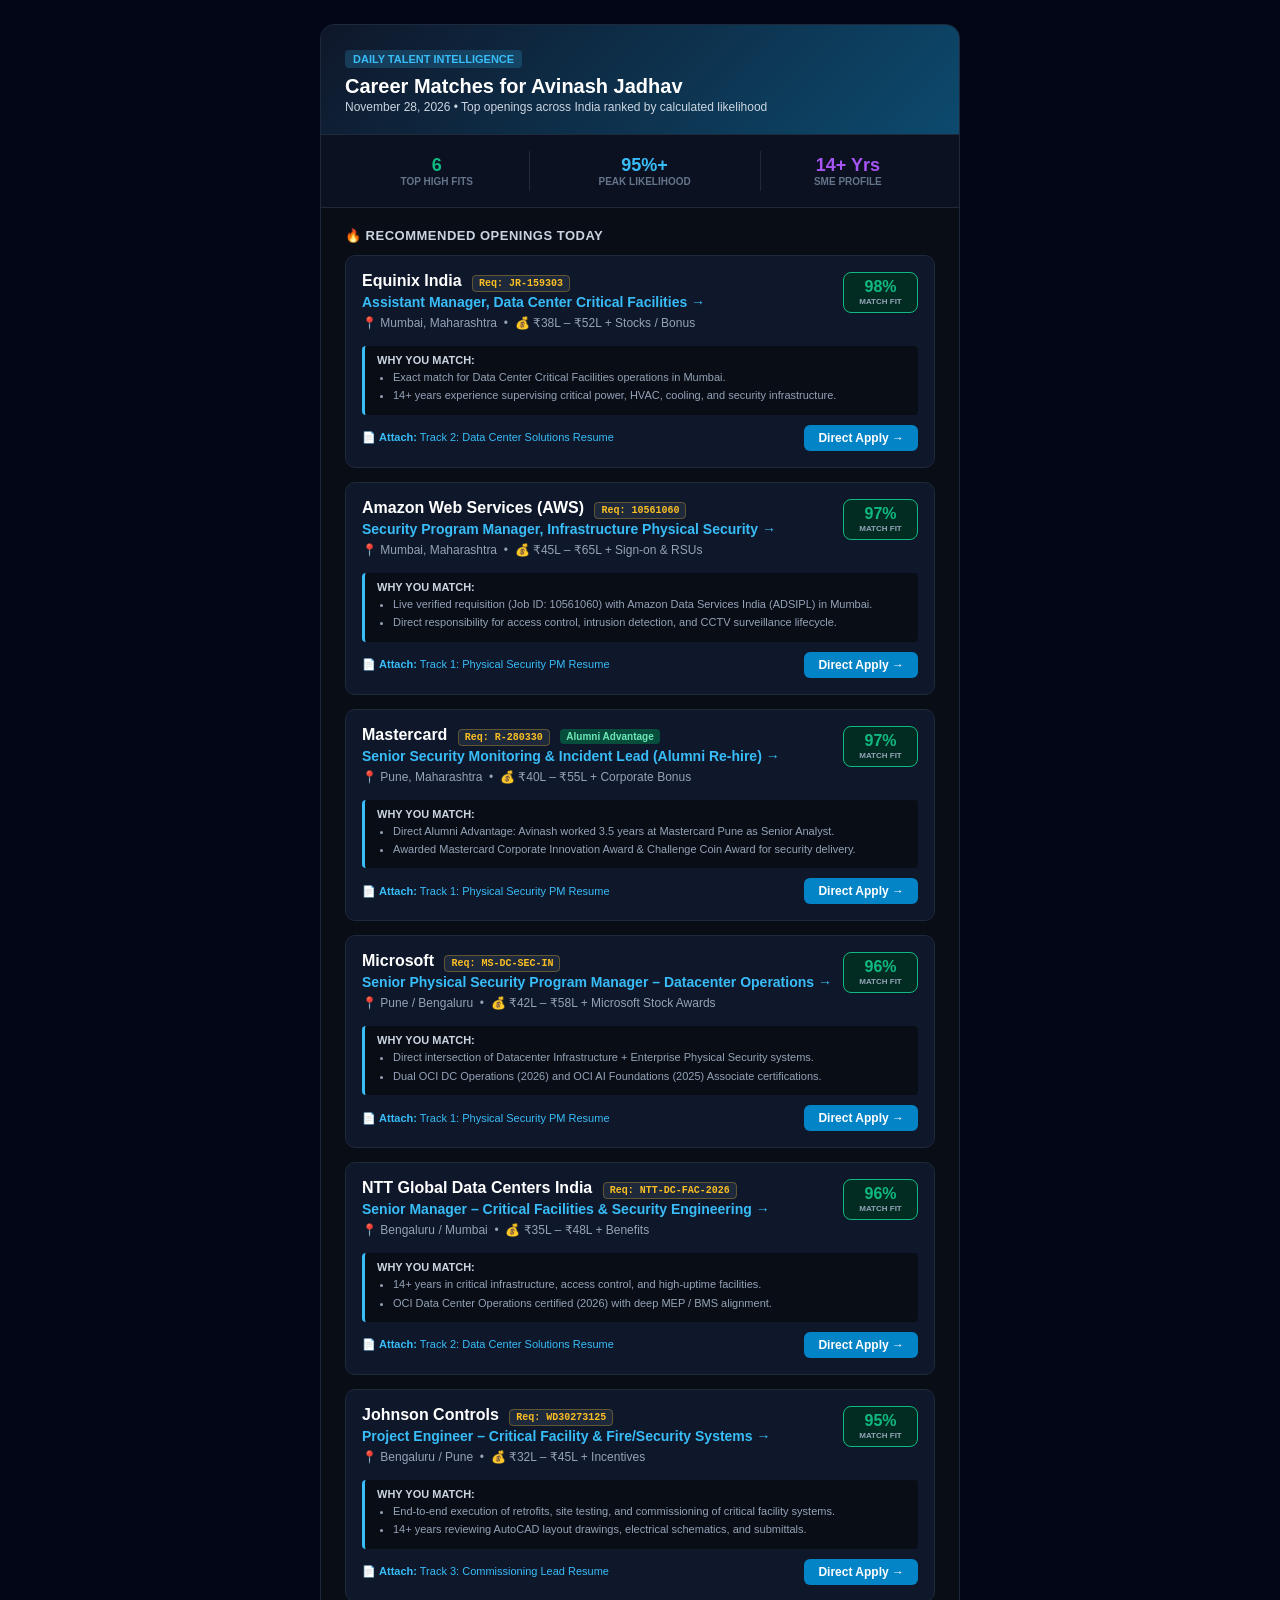
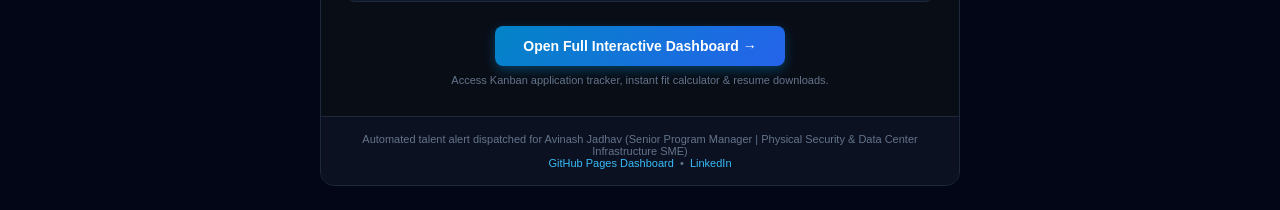
<file: data/latest_email_alert.html>
<!DOCTYPE html>
<html>
<head>
  <meta charset="utf-8">
  <title>Daily Career Alert: Top High-Match Jobs for Avinash Jadhav</title>
</head>
<body style="margin: 0; padding: 0; background-color: #020617; font-family: -apple-system, BlinkMacSystemFont, 'Segoe UI', Roboto, Helvetica, Arial, sans-serif;">
  <table width="100%" cellpadding="0" cellspacing="0" border="0" style="background-color: #020617; padding: 24px 12px;">
    <tr>
      <td align="center">
        <table width="100%" max-width="640" cellpadding="0" cellspacing="0" border="0" style="max-width: 640px; background-color: #090d16; border: 1px solid #1e293b; border-radius: 14px; overflow: hidden;">
          
          <!-- Header Banner -->
          <tr>
            <td style="padding: 24px 24px 20px 24px; background: linear-gradient(135deg, #0f172a 0%, #0c4a6e 100%); border-bottom: 1px solid #1e293b;">
              <table width="100%" cellpadding="0" cellspacing="0" border="0">
                <tr>
                  <td>
                    <span style="background-color: rgba(56, 189, 248, 0.2); color: #38bdf8; font-size: 11px; font-weight: 800; padding: 3px 8px; border-radius: 4px; text-transform: uppercase;">
                      Daily Talent Intelligence
                    </span>
                    <h1 style="margin: 8px 0 2px 0; color: #ffffff; font-size: 20px; font-weight: 800; tracking: tight;">
                      Career Matches for Avinash Jadhav
                    </h1>
                    <p style="margin: 0; color: #cbd5e1; font-size: 12px;">
                      November 28, 2026 • Top openings across India ranked by calculated likelihood
                    </p>
                  </td>
                </tr>
              </table>
            </td>
          </tr>

          <!-- Summary Metric Pills -->
          <tr>
            <td style="padding: 16px 24px; background-color: #0b1120; border-bottom: 1px solid #1e293b;">
              <table width="100%" cellpadding="0" cellspacing="0" border="0">
                <tr>
                  <td align="center" style="padding: 4px;">
                    <div style="color: #10b981; font-size: 18px; font-weight: 900;">6</div>
                    <div style="color: #64748b; font-size: 10px; text-transform: uppercase; font-weight: bold;">Top High Fits</div>
                  </td>
                  <td align="center" style="padding: 4px; border-left: 1px solid #1e293b;">
                    <div style="color: #38bdf8; font-size: 18px; font-weight: 900;">95%+</div>
                    <div style="color: #64748b; font-size: 10px; text-transform: uppercase; font-weight: bold;">Peak Likelihood</div>
                  </td>
                  <td align="center" style="padding: 4px; border-left: 1px solid #1e293b;">
                    <div style="color: #a855f7; font-size: 18px; font-weight: 900;">14+ Yrs</div>
                    <div style="color: #64748b; font-size: 10px; text-transform: uppercase; font-weight: bold;">SME Profile</div>
                  </td>
                </tr>
              </table>
            </td>
          </tr>

          <!-- Jobs List -->
          <tr>
            <td style="padding: 20px 24px;">
              <div style="color: #cbd5e1; font-size: 13px; font-weight: bold; margin-bottom: 12px; text-transform: uppercase; letter-spacing: 0.5px;">
                🔥 Recommended Openings Today
              </div>
              
              
        <div style="background-color: #0f172a; border: 1px solid #1e293b; border-radius: 10px; padding: 16px; margin-bottom: 14px;">
          <table width="100%" cellpadding="0" cellspacing="0" border="0">
            <tr>
              <td align="left" style="vertical-align: top;">
                <h3 style="margin: 0 0 4px 0; color: #ffffff; font-size: 16px; font-weight: bold;">
                  Equinix India <span style="background-color: #1e293b; color: #fbbf24; font-size: 10px; font-family: monospace; font-weight: bold; padding: 2px 6px; border-radius: 4px; margin-left: 6px; border: 1px solid rgba(251, 191, 36, 0.3);">Req: JR-159303</span> 
                </h3>
                <div style="color: #38bdf8; font-size: 14px; font-weight: 600; margin-bottom: 6px;">
                  <a href="https://careers.equinix.com/jobs/assisatant-manager-data-center-critical-facilities-mumbai-india" target="_blank" style="color: #38bdf8; text-decoration: none;">Assistant Manager, Data Center Critical Facilities &rarr;</a>
                </div>
                <div style="color: #94a3b8; font-size: 12px; margin-bottom: 8px;">
                  📍 Mumbai, Maharashtra &nbsp;•&nbsp; 💰 ₹38L – ₹52L + Stocks / Bonus
                </div>
              </td>
              <td align="right" style="vertical-align: top; width: 75px;">
                <div style="background-color: #022c22; border: 1px solid #10b981; border-radius: 8px; padding: 6px; text-align: center;">
                  <div style="color: #10b981; font-size: 16px; font-weight: 900; line-height: 1;">98%</div>
                  <div style="color: #94a3b8; font-size: 8px; text-transform: uppercase; font-weight: bold; margin-top: 2px;">Match Fit</div>
                </div>
              </td>
            </tr>
          </table>

          <div style="background-color: #090d16; border-left: 3px solid #38bdf8; padding: 8px 12px; margin: 8px 0; border-radius: 4px;">
            <div style="color: #cbd5e1; font-size: 11px; font-weight: bold; margin-bottom: 4px; text-transform: uppercase;">Why You Match:</div>
            <ul style="margin: 0; padding-left: 16px; color: #94a3b8; font-size: 11px; line-height: 1.4;">
              <li style='margin-bottom: 3px;'>Exact match for Data Center Critical Facilities operations in Mumbai.</li><li style='margin-bottom: 3px;'>14+ years experience supervising critical power, HVAC, cooling, and security infrastructure.</li>
            </ul>
          </div>

          <table width="100%" cellpadding="0" cellspacing="0" border="0" style="margin-top: 10px;">
            <tr>
              <td align="left" style="color: #38bdf8; font-size: 11px;">
                📄 <strong>Attach:</strong> Track 2: Data Center Solutions Resume
              </td>
              <td align="right">
                <a href="https://careers.equinix.com/jobs/assisatant-manager-data-center-critical-facilities-mumbai-india" target="_blank" style="background-color: #0284c7; color: #ffffff; text-decoration: none; padding: 6px 14px; border-radius: 6px; font-size: 12px; font-weight: bold; display: inline-block;">
                  Direct Apply &rarr;
                </a>
              </td>
            </tr>
          </table>
        </div>
        
        <div style="background-color: #0f172a; border: 1px solid #1e293b; border-radius: 10px; padding: 16px; margin-bottom: 14px;">
          <table width="100%" cellpadding="0" cellspacing="0" border="0">
            <tr>
              <td align="left" style="vertical-align: top;">
                <h3 style="margin: 0 0 4px 0; color: #ffffff; font-size: 16px; font-weight: bold;">
                  Amazon Web Services (AWS) <span style="background-color: #1e293b; color: #fbbf24; font-size: 10px; font-family: monospace; font-weight: bold; padding: 2px 6px; border-radius: 4px; margin-left: 6px; border: 1px solid rgba(251, 191, 36, 0.3);">Req: 10561060</span> 
                </h3>
                <div style="color: #38bdf8; font-size: 14px; font-weight: 600; margin-bottom: 6px;">
                  <a href="https://www.amazon.jobs/en/jobs/10561060/security-program-manager-infrastructure-physical-security" target="_blank" style="color: #38bdf8; text-decoration: none;">Security Program Manager, Infrastructure Physical Security &rarr;</a>
                </div>
                <div style="color: #94a3b8; font-size: 12px; margin-bottom: 8px;">
                  📍 Mumbai, Maharashtra &nbsp;•&nbsp; 💰 ₹45L – ₹65L + Sign-on & RSUs
                </div>
              </td>
              <td align="right" style="vertical-align: top; width: 75px;">
                <div style="background-color: #022c22; border: 1px solid #10b981; border-radius: 8px; padding: 6px; text-align: center;">
                  <div style="color: #10b981; font-size: 16px; font-weight: 900; line-height: 1;">97%</div>
                  <div style="color: #94a3b8; font-size: 8px; text-transform: uppercase; font-weight: bold; margin-top: 2px;">Match Fit</div>
                </div>
              </td>
            </tr>
          </table>

          <div style="background-color: #090d16; border-left: 3px solid #38bdf8; padding: 8px 12px; margin: 8px 0; border-radius: 4px;">
            <div style="color: #cbd5e1; font-size: 11px; font-weight: bold; margin-bottom: 4px; text-transform: uppercase;">Why You Match:</div>
            <ul style="margin: 0; padding-left: 16px; color: #94a3b8; font-size: 11px; line-height: 1.4;">
              <li style='margin-bottom: 3px;'>Live verified requisition (Job ID: 10561060) with Amazon Data Services India (ADSIPL) in Mumbai.</li><li style='margin-bottom: 3px;'>Direct responsibility for access control, intrusion detection, and CCTV surveillance lifecycle.</li>
            </ul>
          </div>

          <table width="100%" cellpadding="0" cellspacing="0" border="0" style="margin-top: 10px;">
            <tr>
              <td align="left" style="color: #38bdf8; font-size: 11px;">
                📄 <strong>Attach:</strong> Track 1: Physical Security PM Resume
              </td>
              <td align="right">
                <a href="https://www.amazon.jobs/en/jobs/10561060/security-program-manager-infrastructure-physical-security" target="_blank" style="background-color: #0284c7; color: #ffffff; text-decoration: none; padding: 6px 14px; border-radius: 6px; font-size: 12px; font-weight: bold; display: inline-block;">
                  Direct Apply &rarr;
                </a>
              </td>
            </tr>
          </table>
        </div>
        
        <div style="background-color: #0f172a; border: 1px solid #1e293b; border-radius: 10px; padding: 16px; margin-bottom: 14px;">
          <table width="100%" cellpadding="0" cellspacing="0" border="0">
            <tr>
              <td align="left" style="vertical-align: top;">
                <h3 style="margin: 0 0 4px 0; color: #ffffff; font-size: 16px; font-weight: bold;">
                  Mastercard <span style="background-color: #1e293b; color: #fbbf24; font-size: 10px; font-family: monospace; font-weight: bold; padding: 2px 6px; border-radius: 4px; margin-left: 6px; border: 1px solid rgba(251, 191, 36, 0.3);">Req: R-280330</span> <span style="background-color: #064e3b; color: #6ee7b7; font-size: 10px; font-weight: bold; padding: 2px 6px; border-radius: 4px; margin-left: 6px;">Alumni Advantage</span>
                </h3>
                <div style="color: #38bdf8; font-size: 14px; font-weight: 600; margin-bottom: 6px;">
                  <a href="https://mastercard.wd1.myworkdayjobs.com/CorporateCareers/job/Pune-India/Senior-Security-Monitoring-and-Response-Analyst--Incident-Responder-_R-280330" target="_blank" style="color: #38bdf8; text-decoration: none;">Senior Security Monitoring & Incident Lead (Alumni Re-hire) &rarr;</a>
                </div>
                <div style="color: #94a3b8; font-size: 12px; margin-bottom: 8px;">
                  📍 Pune, Maharashtra &nbsp;•&nbsp; 💰 ₹40L – ₹55L + Corporate Bonus
                </div>
              </td>
              <td align="right" style="vertical-align: top; width: 75px;">
                <div style="background-color: #022c22; border: 1px solid #10b981; border-radius: 8px; padding: 6px; text-align: center;">
                  <div style="color: #10b981; font-size: 16px; font-weight: 900; line-height: 1;">97%</div>
                  <div style="color: #94a3b8; font-size: 8px; text-transform: uppercase; font-weight: bold; margin-top: 2px;">Match Fit</div>
                </div>
              </td>
            </tr>
          </table>

          <div style="background-color: #090d16; border-left: 3px solid #38bdf8; padding: 8px 12px; margin: 8px 0; border-radius: 4px;">
            <div style="color: #cbd5e1; font-size: 11px; font-weight: bold; margin-bottom: 4px; text-transform: uppercase;">Why You Match:</div>
            <ul style="margin: 0; padding-left: 16px; color: #94a3b8; font-size: 11px; line-height: 1.4;">
              <li style='margin-bottom: 3px;'>Direct Alumni Advantage: Avinash worked 3.5 years at Mastercard Pune as Senior Analyst.</li><li style='margin-bottom: 3px;'>Awarded Mastercard Corporate Innovation Award & Challenge Coin Award for security delivery.</li>
            </ul>
          </div>

          <table width="100%" cellpadding="0" cellspacing="0" border="0" style="margin-top: 10px;">
            <tr>
              <td align="left" style="color: #38bdf8; font-size: 11px;">
                📄 <strong>Attach:</strong> Track 1: Physical Security PM Resume
              </td>
              <td align="right">
                <a href="https://mastercard.wd1.myworkdayjobs.com/CorporateCareers/job/Pune-India/Senior-Security-Monitoring-and-Response-Analyst--Incident-Responder-_R-280330" target="_blank" style="background-color: #0284c7; color: #ffffff; text-decoration: none; padding: 6px 14px; border-radius: 6px; font-size: 12px; font-weight: bold; display: inline-block;">
                  Direct Apply &rarr;
                </a>
              </td>
            </tr>
          </table>
        </div>
        
        <div style="background-color: #0f172a; border: 1px solid #1e293b; border-radius: 10px; padding: 16px; margin-bottom: 14px;">
          <table width="100%" cellpadding="0" cellspacing="0" border="0">
            <tr>
              <td align="left" style="vertical-align: top;">
                <h3 style="margin: 0 0 4px 0; color: #ffffff; font-size: 16px; font-weight: bold;">
                  Microsoft <span style="background-color: #1e293b; color: #fbbf24; font-size: 10px; font-family: monospace; font-weight: bold; padding: 2px 6px; border-radius: 4px; margin-left: 6px; border: 1px solid rgba(251, 191, 36, 0.3);">Req: MS-DC-SEC-IN</span> 
                </h3>
                <div style="color: #38bdf8; font-size: 14px; font-weight: 600; margin-bottom: 6px;">
                  <a href="https://careers.microsoft.com/us/en/search-results?q=Physical%20Security&location=India" target="_blank" style="color: #38bdf8; text-decoration: none;">Senior Physical Security Program Manager – Datacenter Operations &rarr;</a>
                </div>
                <div style="color: #94a3b8; font-size: 12px; margin-bottom: 8px;">
                  📍 Pune / Bengaluru &nbsp;•&nbsp; 💰 ₹42L – ₹58L + Microsoft Stock Awards
                </div>
              </td>
              <td align="right" style="vertical-align: top; width: 75px;">
                <div style="background-color: #022c22; border: 1px solid #10b981; border-radius: 8px; padding: 6px; text-align: center;">
                  <div style="color: #10b981; font-size: 16px; font-weight: 900; line-height: 1;">96%</div>
                  <div style="color: #94a3b8; font-size: 8px; text-transform: uppercase; font-weight: bold; margin-top: 2px;">Match Fit</div>
                </div>
              </td>
            </tr>
          </table>

          <div style="background-color: #090d16; border-left: 3px solid #38bdf8; padding: 8px 12px; margin: 8px 0; border-radius: 4px;">
            <div style="color: #cbd5e1; font-size: 11px; font-weight: bold; margin-bottom: 4px; text-transform: uppercase;">Why You Match:</div>
            <ul style="margin: 0; padding-left: 16px; color: #94a3b8; font-size: 11px; line-height: 1.4;">
              <li style='margin-bottom: 3px;'>Direct intersection of Datacenter Infrastructure + Enterprise Physical Security systems.</li><li style='margin-bottom: 3px;'>Dual OCI DC Operations (2026) and OCI AI Foundations (2025) Associate certifications.</li>
            </ul>
          </div>

          <table width="100%" cellpadding="0" cellspacing="0" border="0" style="margin-top: 10px;">
            <tr>
              <td align="left" style="color: #38bdf8; font-size: 11px;">
                📄 <strong>Attach:</strong> Track 1: Physical Security PM Resume
              </td>
              <td align="right">
                <a href="https://careers.microsoft.com/us/en/search-results?q=Physical%20Security&location=India" target="_blank" style="background-color: #0284c7; color: #ffffff; text-decoration: none; padding: 6px 14px; border-radius: 6px; font-size: 12px; font-weight: bold; display: inline-block;">
                  Direct Apply &rarr;
                </a>
              </td>
            </tr>
          </table>
        </div>
        
        <div style="background-color: #0f172a; border: 1px solid #1e293b; border-radius: 10px; padding: 16px; margin-bottom: 14px;">
          <table width="100%" cellpadding="0" cellspacing="0" border="0">
            <tr>
              <td align="left" style="vertical-align: top;">
                <h3 style="margin: 0 0 4px 0; color: #ffffff; font-size: 16px; font-weight: bold;">
                  NTT Global Data Centers India <span style="background-color: #1e293b; color: #fbbf24; font-size: 10px; font-family: monospace; font-weight: bold; padding: 2px 6px; border-radius: 4px; margin-left: 6px; border: 1px solid rgba(251, 191, 36, 0.3);">Req: NTT-DC-FAC-2026</span> 
                </h3>
                <div style="color: #38bdf8; font-size: 14px; font-weight: 600; margin-bottom: 6px;">
                  <a href="https://datacenter.hello.global.ntt/en-us/about-us/careers" target="_blank" style="color: #38bdf8; text-decoration: none;">Senior Manager – Critical Facilities & Security Engineering &rarr;</a>
                </div>
                <div style="color: #94a3b8; font-size: 12px; margin-bottom: 8px;">
                  📍 Bengaluru / Mumbai &nbsp;•&nbsp; 💰 ₹35L – ₹48L + Benefits
                </div>
              </td>
              <td align="right" style="vertical-align: top; width: 75px;">
                <div style="background-color: #022c22; border: 1px solid #10b981; border-radius: 8px; padding: 6px; text-align: center;">
                  <div style="color: #10b981; font-size: 16px; font-weight: 900; line-height: 1;">96%</div>
                  <div style="color: #94a3b8; font-size: 8px; text-transform: uppercase; font-weight: bold; margin-top: 2px;">Match Fit</div>
                </div>
              </td>
            </tr>
          </table>

          <div style="background-color: #090d16; border-left: 3px solid #38bdf8; padding: 8px 12px; margin: 8px 0; border-radius: 4px;">
            <div style="color: #cbd5e1; font-size: 11px; font-weight: bold; margin-bottom: 4px; text-transform: uppercase;">Why You Match:</div>
            <ul style="margin: 0; padding-left: 16px; color: #94a3b8; font-size: 11px; line-height: 1.4;">
              <li style='margin-bottom: 3px;'>14+ years in critical infrastructure, access control, and high-uptime facilities.</li><li style='margin-bottom: 3px;'>OCI Data Center Operations certified (2026) with deep MEP / BMS alignment.</li>
            </ul>
          </div>

          <table width="100%" cellpadding="0" cellspacing="0" border="0" style="margin-top: 10px;">
            <tr>
              <td align="left" style="color: #38bdf8; font-size: 11px;">
                📄 <strong>Attach:</strong> Track 2: Data Center Solutions Resume
              </td>
              <td align="right">
                <a href="https://datacenter.hello.global.ntt/en-us/about-us/careers" target="_blank" style="background-color: #0284c7; color: #ffffff; text-decoration: none; padding: 6px 14px; border-radius: 6px; font-size: 12px; font-weight: bold; display: inline-block;">
                  Direct Apply &rarr;
                </a>
              </td>
            </tr>
          </table>
        </div>
        
        <div style="background-color: #0f172a; border: 1px solid #1e293b; border-radius: 10px; padding: 16px; margin-bottom: 14px;">
          <table width="100%" cellpadding="0" cellspacing="0" border="0">
            <tr>
              <td align="left" style="vertical-align: top;">
                <h3 style="margin: 0 0 4px 0; color: #ffffff; font-size: 16px; font-weight: bold;">
                  Johnson Controls <span style="background-color: #1e293b; color: #fbbf24; font-size: 10px; font-family: monospace; font-weight: bold; padding: 2px 6px; border-radius: 4px; margin-left: 6px; border: 1px solid rgba(251, 191, 36, 0.3);">Req: WD30273125</span> 
                </h3>
                <div style="color: #38bdf8; font-size: 14px; font-weight: 600; margin-bottom: 6px;">
                  <a href="https://jobs.johnsoncontrols.com/search-jobs/India/Security?glat=20.593684&glon=78.96288" target="_blank" style="color: #38bdf8; text-decoration: none;">Project Engineer – Critical Facility & Fire/Security Systems &rarr;</a>
                </div>
                <div style="color: #94a3b8; font-size: 12px; margin-bottom: 8px;">
                  📍 Bengaluru / Pune &nbsp;•&nbsp; 💰 ₹32L – ₹45L + Incentives
                </div>
              </td>
              <td align="right" style="vertical-align: top; width: 75px;">
                <div style="background-color: #022c22; border: 1px solid #10b981; border-radius: 8px; padding: 6px; text-align: center;">
                  <div style="color: #10b981; font-size: 16px; font-weight: 900; line-height: 1;">95%</div>
                  <div style="color: #94a3b8; font-size: 8px; text-transform: uppercase; font-weight: bold; margin-top: 2px;">Match Fit</div>
                </div>
              </td>
            </tr>
          </table>

          <div style="background-color: #090d16; border-left: 3px solid #38bdf8; padding: 8px 12px; margin: 8px 0; border-radius: 4px;">
            <div style="color: #cbd5e1; font-size: 11px; font-weight: bold; margin-bottom: 4px; text-transform: uppercase;">Why You Match:</div>
            <ul style="margin: 0; padding-left: 16px; color: #94a3b8; font-size: 11px; line-height: 1.4;">
              <li style='margin-bottom: 3px;'>End-to-end execution of retrofits, site testing, and commissioning of critical facility systems.</li><li style='margin-bottom: 3px;'>14+ years reviewing AutoCAD layout drawings, electrical schematics, and submittals.</li>
            </ul>
          </div>

          <table width="100%" cellpadding="0" cellspacing="0" border="0" style="margin-top: 10px;">
            <tr>
              <td align="left" style="color: #38bdf8; font-size: 11px;">
                📄 <strong>Attach:</strong> Track 3: Commissioning Lead Resume
              </td>
              <td align="right">
                <a href="https://jobs.johnsoncontrols.com/search-jobs/India/Security?glat=20.593684&glon=78.96288" target="_blank" style="background-color: #0284c7; color: #ffffff; text-decoration: none; padding: 6px 14px; border-radius: 6px; font-size: 12px; font-weight: bold; display: inline-block;">
                  Direct Apply &rarr;
                </a>
              </td>
            </tr>
          </table>
        </div>
        

              <!-- CTA Button to Web Dashboard -->
              <div style="text-align: center; margin: 24px 0 10px 0;">
                <a href="https://wagh-nikhil.github.io/avinash-career-portal/" target="_blank" style="background: linear-gradient(135deg, #0284c7 0%, #2563eb 100%); color: #ffffff; text-decoration: none; padding: 12px 28px; border-radius: 8px; font-size: 14px; font-weight: bold; display: inline-block; box-shadow: 0 4px 12px rgba(2, 132, 199, 0.4);">
                  Open Full Interactive Dashboard &rarr;
                </a>
                <div style="color: #64748b; font-size: 11px; margin-top: 8px;">
                  Access Kanban application tracker, instant fit calculator & resume downloads.
                </div>
              </div>

            </td>
          </tr>

          <!-- Footer -->
          <tr>
            <td style="padding: 16px 24px; background-color: #0b1120; border-top: 1px solid #1e293b; text-align: center; color: #64748b; font-size: 11px;">
              Automated talent alert dispatched for Avinash Jadhav (Senior Program Manager | Physical Security & Data Center Infrastructure SME)<br>
              <a href="https://wagh-nikhil.github.io/avinash-career-portal/" style="color: #38bdf8; text-decoration: none;">GitHub Pages Dashboard</a> &nbsp;•&nbsp; 
              <a href="https://www.linkedin.com/in/avinash-jadhav-54a67645" style="color: #38bdf8; text-decoration: none;">LinkedIn</a>
            </td>
          </tr>

        </table>
      </td>
    </tr>
  </table>
</body>
</html>
</file>
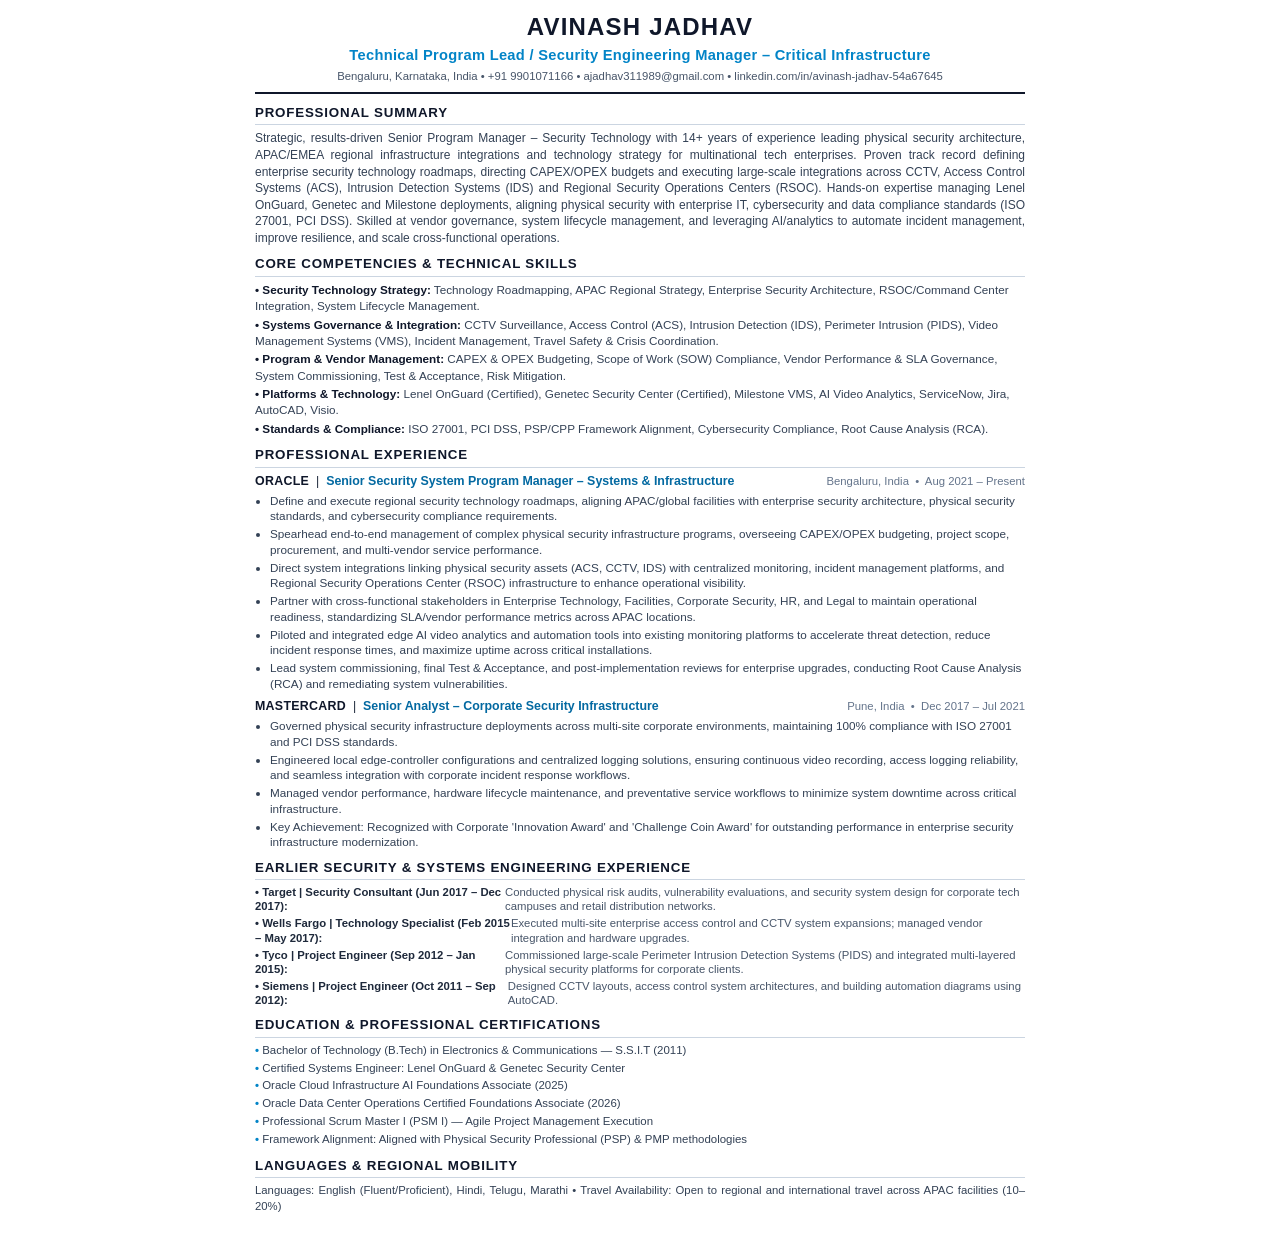
<file: assets/resumes/Avinash_Jadhav_Resume_Critical_Infrastructure_Commissioning_Lead.html>
<!DOCTYPE html>
<html lang="en">
<head>
<meta charset="UTF-8">
<meta name="viewport" content="width=device-width, initial-scale=1.0">
<title>AVINASH JADHAV - Technical Program Lead / Security Engineering Manager – Critical Infrastructure</title>
<style>
  @page {
    size: A4;
    margin: 12mm 14mm 12mm 14mm;
  }
  * {
    box-sizing: border-box;
    margin: 0;
    padding: 0;
  }
  body {
    font-family: -apple-system, BlinkMacSystemFont, "Segoe UI", Roboto, "Helvetica Neue", Arial, sans-serif;
    color: #1e293b;
    background: #ffffff;
    font-size: 9.5pt;
    line-height: 1.38;
  }
  .resume-container {
    max-width: 800px;
    margin: 0 auto;
    padding: 10px 15px;
  }
  header {
    text-align: center;
    border-bottom: 2px solid #0f172a;
    padding-bottom: 8px;
    margin-bottom: 10px;
  }
  h1 {
    font-size: 18pt;
    letter-spacing: 1.2px;
    text-transform: uppercase;
    color: #0f172a;
    font-weight: 800;
    margin-bottom: 2px;
  }
  .subtitle {
    font-size: 11pt;
    font-weight: 700;
    color: #0284c7;
    margin-bottom: 4px;
    letter-spacing: 0.3px;
  }
  .contact-bar {
    font-size: 8.5pt;
    color: #475569;
    line-height: 1.3;
  }
  .contact-bar a {
    color: #0284c7;
    text-decoration: none;
  }
  section {
    margin-bottom: 9px;
  }
  .section-title {
    font-size: 10pt;
    font-weight: 800;
    text-transform: uppercase;
    letter-spacing: 0.8px;
    color: #0f172a;
    border-bottom: 1px solid #cbd5e1;
    padding-bottom: 2px;
    margin-bottom: 5px;
    display: flex;
    justify-content: space-between;
    align-items: baseline;
  }
  .summary-text {
    font-size: 9pt;
    color: #334155;
    text-align: justify;
  }
  .skill-grid {
    display: grid;
    grid-template-columns: 1fr;
    gap: 2.5px;
    font-size: 8.8pt;
  }
  .skill-item strong {
    color: #0f172a;
    display: inline;
  }
  .skill-item span {
    color: #334155;
  }
  .job-block {
    margin-bottom: 7px;
  }
  .job-header {
    display: flex;
    justify-content: space-between;
    align-items: baseline;
    font-size: 9.3pt;
  }
  .job-company {
    font-weight: 800;
    color: #0f172a;
    text-transform: uppercase;
    letter-spacing: 0.3px;
  }
  .job-role {
    font-weight: 700;
    color: #0369a1;
  }
  .job-meta {
    font-size: 8.5pt;
    color: #64748b;
    font-weight: 500;
    white-space: nowrap;
  }
  ul.bullets {
    margin-top: 3px;
    padding-left: 15px;
  }
  ul.bullets li {
    font-size: 8.8pt;
    color: #334155;
    margin-bottom: 2.5px;
    line-height: 1.32;
  }
  .earlier-row {
    display: flex;
    font-size: 8.5pt;
    margin-bottom: 3px;
    line-height: 1.25;
  }
  .earlier-head {
    min-width: 250px;
    font-weight: 700;
    color: #1e293b;
  }
  .earlier-desc {
    color: #475569;
  }
  .cert-list {
    list-style: none;
    padding: 0;
    font-size: 8.6pt;
    color: #334155;
  }
  .cert-list li {
    margin-bottom: 2px;
  }
  .cert-list li::before {
    content: "• ";
    color: #0284c7;
    font-weight: bold;
  }
  .footer-note {
    font-size: 8.2pt;
    color: #64748b;
    border-top: 1px dashed #cbd5e1;
    padding-top: 4px;
    margin-top: 5px;
  }
  @media print {
    body {
      background: none;
      -webkit-print-color-adjust: exact;
      print-color-adjust: exact;
    }
    .resume-container {
      padding: 0;
    }
  }
</style>
</head>
<body>
<div class="resume-container">
  <header>
    <h1>AVINASH JADHAV</h1>
    <div class="subtitle">Technical Program Lead / Security Engineering Manager – Critical Infrastructure</div>
    <div class="contact-bar">Bengaluru, Karnataka, India • +91 9901071166 • ajadhav311989@gmail.com • linkedin.com/in/avinash-jadhav-54a67645</div>
  </header>

  <section>
    <div class="section-title">Professional Summary</div>
    <div class="summary-text">Strategic, results-driven Senior Program Manager – Security Technology with 14+ years of experience leading physical security architecture, APAC/EMEA regional infrastructure integrations and technology strategy for multinational tech enterprises. Proven track record defining enterprise security technology roadmaps, directing CAPEX/OPEX budgets and executing large-scale integrations across CCTV, Access Control Systems (ACS), Intrusion Detection Systems (IDS) and Regional Security Operations Centers (RSOC). Hands-on expertise managing Lenel OnGuard, Genetec and Milestone deployments, aligning physical security with enterprise IT, cybersecurity and data compliance standards (ISO 27001, PCI DSS). Skilled at vendor governance, system lifecycle management, and leveraging AI/analytics to automate incident management, improve resilience, and scale cross-functional operations.</div>
  </section>

  <section>
    <div class="section-title">Core Competencies & Technical Skills</div>
    <div class="skill-grid">
      <div class="skill-item"><strong>• Security Technology Strategy:</strong> <span>Technology Roadmapping, APAC Regional Strategy, Enterprise Security Architecture, RSOC/Command Center Integration, System Lifecycle Management.</span></div>
<div class="skill-item"><strong>• Systems Governance & Integration:</strong> <span>CCTV Surveillance, Access Control (ACS), Intrusion Detection (IDS), Perimeter Intrusion (PIDS), Video Management Systems (VMS), Incident Management, Travel Safety & Crisis Coordination.</span></div>
<div class="skill-item"><strong>• Program & Vendor Management:</strong> <span>CAPEX & OPEX Budgeting, Scope of Work (SOW) Compliance, Vendor Performance & SLA Governance, System Commissioning, Test & Acceptance, Risk Mitigation.</span></div>
<div class="skill-item"><strong>• Platforms & Technology:</strong> <span>Lenel OnGuard (Certified), Genetec Security Center (Certified), Milestone VMS, AI Video Analytics, ServiceNow, Jira, AutoCAD, Visio.</span></div>
<div class="skill-item"><strong>• Standards & Compliance:</strong> <span>ISO 27001, PCI DSS, PSP/CPP Framework Alignment, Cybersecurity Compliance, Root Cause Analysis (RCA).</span></div>
    </div>
  </section>

  <section>
    <div class="section-title">Professional Experience</div>
    
            <div class="job-block">
              <div class="job-header">
                <div>
                  <span class="job-company">ORACLE</span> &nbsp;|&nbsp;
                  <span class="job-role">Senior Security System Program Manager – Systems & Infrastructure</span>
                </div>
                <div class="job-meta">Bengaluru, India &nbsp;•&nbsp; Aug 2021 – Present</div>
              </div>
              <ul class="bullets">
                <li>Define and execute regional security technology roadmaps, aligning APAC/global facilities with enterprise security architecture, physical security standards, and cybersecurity compliance requirements.</li>
<li>Spearhead end-to-end management of complex physical security infrastructure programs, overseeing CAPEX/OPEX budgeting, project scope, procurement, and multi-vendor service performance.</li>
<li>Direct system integrations linking physical security assets (ACS, CCTV, IDS) with centralized monitoring, incident management platforms, and Regional Security Operations Center (RSOC) infrastructure to enhance operational visibility.</li>
<li>Partner with cross-functional stakeholders in Enterprise Technology, Facilities, Corporate Security, HR, and Legal to maintain operational readiness, standardizing SLA/vendor performance metrics across APAC locations.</li>
<li>Piloted and integrated edge AI video analytics and automation tools into existing monitoring platforms to accelerate threat detection, reduce incident response times, and maximize uptime across critical installations.</li>
<li>Lead system commissioning, final Test & Acceptance, and post-implementation reviews for enterprise upgrades, conducting Root Cause Analysis (RCA) and remediating system vulnerabilities.</li>
              </ul>
            </div>
            

            <div class="job-block">
              <div class="job-header">
                <div>
                  <span class="job-company">MASTERCARD</span> &nbsp;|&nbsp;
                  <span class="job-role">Senior Analyst – Corporate Security Infrastructure</span>
                </div>
                <div class="job-meta">Pune, India &nbsp;•&nbsp; Dec 2017 – Jul 2021</div>
              </div>
              <ul class="bullets">
                <li>Governed physical security infrastructure deployments across multi-site corporate environments, maintaining 100% compliance with ISO 27001 and PCI DSS standards.</li>
<li>Engineered local edge-controller configurations and centralized logging solutions, ensuring continuous video recording, access logging reliability, and seamless integration with corporate incident response workflows.</li>
<li>Managed vendor performance, hardware lifecycle maintenance, and preventative service workflows to minimize system downtime across critical infrastructure.</li>
<li>Key Achievement: Recognized with Corporate 'Innovation Award' and 'Challenge Coin Award' for outstanding performance in enterprise security infrastructure modernization.</li>
              </ul>
            </div>
            
  </section>

  <section>
    <div class="section-title">Earlier Security & Systems Engineering Experience</div>
    
            <div class="earlier-row">
              <div class="earlier-head">• <strong>Target</strong> | Security Consultant (Jun 2017 – Dec 2017):</div>
              <div class="earlier-desc">Conducted physical risk audits, vulnerability evaluations, and security system design for corporate tech campuses and retail distribution networks.</div>
            </div>
            

            <div class="earlier-row">
              <div class="earlier-head">• <strong>Wells Fargo</strong> | Technology Specialist (Feb 2015 – May 2017):</div>
              <div class="earlier-desc">Executed multi-site enterprise access control and CCTV system expansions; managed vendor integration and hardware upgrades.</div>
            </div>
            

            <div class="earlier-row">
              <div class="earlier-head">• <strong>Tyco</strong> | Project Engineer (Sep 2012 – Jan 2015):</div>
              <div class="earlier-desc">Commissioned large-scale Perimeter Intrusion Detection Systems (PIDS) and integrated multi-layered physical security platforms for corporate clients.</div>
            </div>
            

            <div class="earlier-row">
              <div class="earlier-head">• <strong>Siemens</strong> | Project Engineer (Oct 2011 – Sep 2012):</div>
              <div class="earlier-desc">Designed CCTV layouts, access control system architectures, and building automation diagrams using AutoCAD.</div>
            </div>
            
  </section>

  <section>
    <div class="section-title">Education & Professional Certifications</div>
    <ul class="cert-list">
      <li>Bachelor of Technology (B.Tech) in Electronics & Communications — S.S.I.T (2011)</li>
<li>Certified Systems Engineer: Lenel OnGuard & Genetec Security Center</li>
<li>Oracle Cloud Infrastructure AI Foundations Associate (2025)</li>
<li>Oracle Data Center Operations Certified Foundations Associate (2026)</li>
<li>Professional Scrum Master I (PSM I) — Agile Project Management Execution</li>
<li>Framework Alignment: Aligned with Physical Security Professional (PSP) & PMP methodologies</li>
    </ul>
  </section>

  <section>
    <div class="section-title">Languages & Regional Mobility</div>
    <div class="summary-text" style="font-size: 8.5pt;">Languages: English (Fluent/Proficient), Hindi, Telugu, Marathi • Travel Availability: Open to regional and international travel across APAC facilities (10–20%)</div>
  </section>
</div>
</body>
</html>
</file>
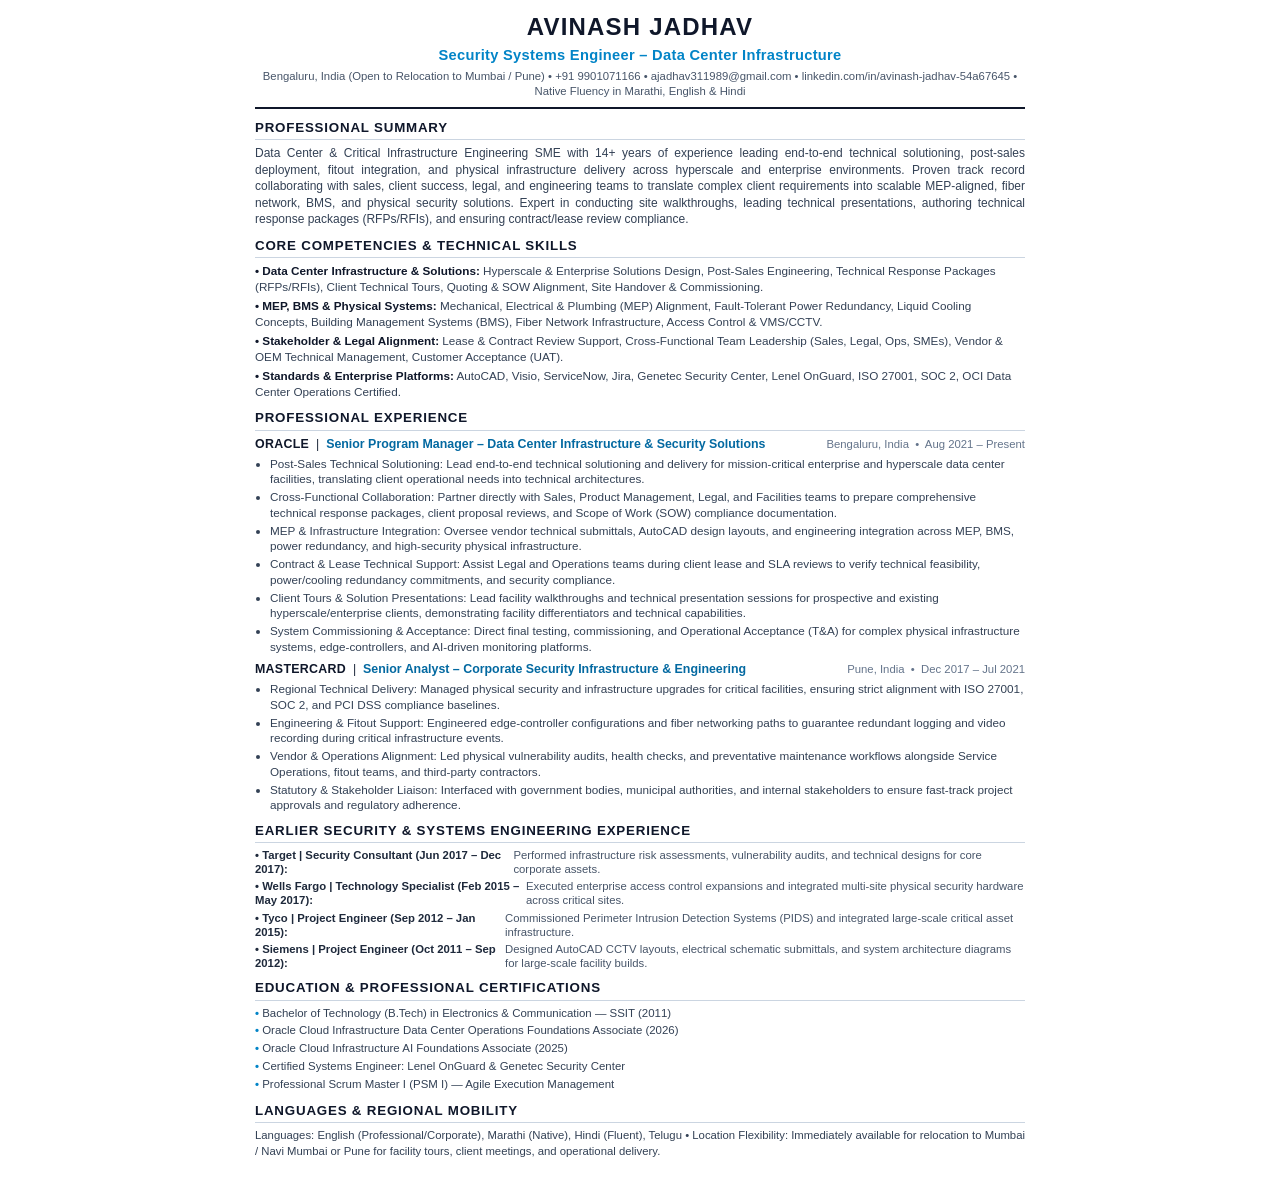
<file: assets/resumes/Avinash_Jadhav_Resume_Data_Center_Infrastructure_Engineer.html>
<!DOCTYPE html>
<html lang="en">
<head>
<meta charset="UTF-8">
<meta name="viewport" content="width=device-width, initial-scale=1.0">
<title>AVINASH JADHAV - Security Systems Engineer – Data Center Infrastructure</title>
<style>
  @page {
    size: A4;
    margin: 12mm 14mm 12mm 14mm;
  }
  * {
    box-sizing: border-box;
    margin: 0;
    padding: 0;
  }
  body {
    font-family: -apple-system, BlinkMacSystemFont, "Segoe UI", Roboto, "Helvetica Neue", Arial, sans-serif;
    color: #1e293b;
    background: #ffffff;
    font-size: 9.5pt;
    line-height: 1.38;
  }
  .resume-container {
    max-width: 800px;
    margin: 0 auto;
    padding: 10px 15px;
  }
  header {
    text-align: center;
    border-bottom: 2px solid #0f172a;
    padding-bottom: 8px;
    margin-bottom: 10px;
  }
  h1 {
    font-size: 18pt;
    letter-spacing: 1.2px;
    text-transform: uppercase;
    color: #0f172a;
    font-weight: 800;
    margin-bottom: 2px;
  }
  .subtitle {
    font-size: 11pt;
    font-weight: 700;
    color: #0284c7;
    margin-bottom: 4px;
    letter-spacing: 0.3px;
  }
  .contact-bar {
    font-size: 8.5pt;
    color: #475569;
    line-height: 1.3;
  }
  .contact-bar a {
    color: #0284c7;
    text-decoration: none;
  }
  section {
    margin-bottom: 9px;
  }
  .section-title {
    font-size: 10pt;
    font-weight: 800;
    text-transform: uppercase;
    letter-spacing: 0.8px;
    color: #0f172a;
    border-bottom: 1px solid #cbd5e1;
    padding-bottom: 2px;
    margin-bottom: 5px;
    display: flex;
    justify-content: space-between;
    align-items: baseline;
  }
  .summary-text {
    font-size: 9pt;
    color: #334155;
    text-align: justify;
  }
  .skill-grid {
    display: grid;
    grid-template-columns: 1fr;
    gap: 2.5px;
    font-size: 8.8pt;
  }
  .skill-item strong {
    color: #0f172a;
    display: inline;
  }
  .skill-item span {
    color: #334155;
  }
  .job-block {
    margin-bottom: 7px;
  }
  .job-header {
    display: flex;
    justify-content: space-between;
    align-items: baseline;
    font-size: 9.3pt;
  }
  .job-company {
    font-weight: 800;
    color: #0f172a;
    text-transform: uppercase;
    letter-spacing: 0.3px;
  }
  .job-role {
    font-weight: 700;
    color: #0369a1;
  }
  .job-meta {
    font-size: 8.5pt;
    color: #64748b;
    font-weight: 500;
    white-space: nowrap;
  }
  ul.bullets {
    margin-top: 3px;
    padding-left: 15px;
  }
  ul.bullets li {
    font-size: 8.8pt;
    color: #334155;
    margin-bottom: 2.5px;
    line-height: 1.32;
  }
  .earlier-row {
    display: flex;
    font-size: 8.5pt;
    margin-bottom: 3px;
    line-height: 1.25;
  }
  .earlier-head {
    min-width: 250px;
    font-weight: 700;
    color: #1e293b;
  }
  .earlier-desc {
    color: #475569;
  }
  .cert-list {
    list-style: none;
    padding: 0;
    font-size: 8.6pt;
    color: #334155;
  }
  .cert-list li {
    margin-bottom: 2px;
  }
  .cert-list li::before {
    content: "• ";
    color: #0284c7;
    font-weight: bold;
  }
  .footer-note {
    font-size: 8.2pt;
    color: #64748b;
    border-top: 1px dashed #cbd5e1;
    padding-top: 4px;
    margin-top: 5px;
  }
  @media print {
    body {
      background: none;
      -webkit-print-color-adjust: exact;
      print-color-adjust: exact;
    }
    .resume-container {
      padding: 0;
    }
  }
</style>
</head>
<body>
<div class="resume-container">
  <header>
    <h1>AVINASH JADHAV</h1>
    <div class="subtitle">Security Systems Engineer – Data Center Infrastructure</div>
    <div class="contact-bar">Bengaluru, India (Open to Relocation to Mumbai / Pune) • +91 9901071166 • ajadhav311989@gmail.com • linkedin.com/in/avinash-jadhav-54a67645 • Native Fluency in Marathi, English & Hindi</div>
  </header>

  <section>
    <div class="section-title">Professional Summary</div>
    <div class="summary-text">Data Center & Critical Infrastructure Engineering SME with 14+ years of experience leading end-to-end technical solutioning, post-sales deployment, fitout integration, and physical infrastructure delivery across hyperscale and enterprise environments. Proven track record collaborating with sales, client success, legal, and engineering teams to translate complex client requirements into scalable MEP-aligned, fiber network, BMS, and physical security solutions. Expert in conducting site walkthroughs, leading technical presentations, authoring technical response packages (RFPs/RFIs), and ensuring contract/lease review compliance.</div>
  </section>

  <section>
    <div class="section-title">Core Competencies & Technical Skills</div>
    <div class="skill-grid">
      <div class="skill-item"><strong>• Data Center Infrastructure & Solutions:</strong> <span>Hyperscale & Enterprise Solutions Design, Post-Sales Engineering, Technical Response Packages (RFPs/RFIs), Client Technical Tours, Quoting & SOW Alignment, Site Handover & Commissioning.</span></div>
<div class="skill-item"><strong>• MEP, BMS & Physical Systems:</strong> <span>Mechanical, Electrical & Plumbing (MEP) Alignment, Fault-Tolerant Power Redundancy, Liquid Cooling Concepts, Building Management Systems (BMS), Fiber Network Infrastructure, Access Control & VMS/CCTV.</span></div>
<div class="skill-item"><strong>• Stakeholder & Legal Alignment:</strong> <span>Lease & Contract Review Support, Cross-Functional Team Leadership (Sales, Legal, Ops, SMEs), Vendor & OEM Technical Management, Customer Acceptance (UAT).</span></div>
<div class="skill-item"><strong>• Standards & Enterprise Platforms:</strong> <span>AutoCAD, Visio, ServiceNow, Jira, Genetec Security Center, Lenel OnGuard, ISO 27001, SOC 2, OCI Data Center Operations Certified.</span></div>
    </div>
  </section>

  <section>
    <div class="section-title">Professional Experience</div>
    
            <div class="job-block">
              <div class="job-header">
                <div>
                  <span class="job-company">ORACLE</span> &nbsp;|&nbsp;
                  <span class="job-role">Senior Program Manager – Data Center Infrastructure & Security Solutions</span>
                </div>
                <div class="job-meta">Bengaluru, India &nbsp;•&nbsp; Aug 2021 – Present</div>
              </div>
              <ul class="bullets">
                <li>Post-Sales Technical Solutioning: Lead end-to-end technical solutioning and delivery for mission-critical enterprise and hyperscale data center facilities, translating client operational needs into technical architectures.</li>
<li>Cross-Functional Collaboration: Partner directly with Sales, Product Management, Legal, and Facilities teams to prepare comprehensive technical response packages, client proposal reviews, and Scope of Work (SOW) compliance documentation.</li>
<li>MEP & Infrastructure Integration: Oversee vendor technical submittals, AutoCAD design layouts, and engineering integration across MEP, BMS, power redundancy, and high-security physical infrastructure.</li>
<li>Contract & Lease Technical Support: Assist Legal and Operations teams during client lease and SLA reviews to verify technical feasibility, power/cooling redundancy commitments, and security compliance.</li>
<li>Client Tours & Solution Presentations: Lead facility walkthroughs and technical presentation sessions for prospective and existing hyperscale/enterprise clients, demonstrating facility differentiators and technical capabilities.</li>
<li>System Commissioning & Acceptance: Direct final testing, commissioning, and Operational Acceptance (T&A) for complex physical infrastructure systems, edge-controllers, and AI-driven monitoring platforms.</li>
              </ul>
            </div>
            

            <div class="job-block">
              <div class="job-header">
                <div>
                  <span class="job-company">MASTERCARD</span> &nbsp;|&nbsp;
                  <span class="job-role">Senior Analyst – Corporate Security Infrastructure & Engineering</span>
                </div>
                <div class="job-meta">Pune, India &nbsp;•&nbsp; Dec 2017 – Jul 2021</div>
              </div>
              <ul class="bullets">
                <li>Regional Technical Delivery: Managed physical security and infrastructure upgrades for critical facilities, ensuring strict alignment with ISO 27001, SOC 2, and PCI DSS compliance baselines.</li>
<li>Engineering & Fitout Support: Engineered edge-controller configurations and fiber networking paths to guarantee redundant logging and video recording during critical infrastructure events.</li>
<li>Vendor & Operations Alignment: Led physical vulnerability audits, health checks, and preventative maintenance workflows alongside Service Operations, fitout teams, and third-party contractors.</li>
<li>Statutory & Stakeholder Liaison: Interfaced with government bodies, municipal authorities, and internal stakeholders to ensure fast-track project approvals and regulatory adherence.</li>
              </ul>
            </div>
            
  </section>

  <section>
    <div class="section-title">Earlier Security & Systems Engineering Experience</div>
    
            <div class="earlier-row">
              <div class="earlier-head">• <strong>Target</strong> | Security Consultant (Jun 2017 – Dec 2017):</div>
              <div class="earlier-desc">Performed infrastructure risk assessments, vulnerability audits, and technical designs for core corporate assets.</div>
            </div>
            

            <div class="earlier-row">
              <div class="earlier-head">• <strong>Wells Fargo</strong> | Technology Specialist (Feb 2015 – May 2017):</div>
              <div class="earlier-desc">Executed enterprise access control expansions and integrated multi-site physical security hardware across critical sites.</div>
            </div>
            

            <div class="earlier-row">
              <div class="earlier-head">• <strong>Tyco</strong> | Project Engineer (Sep 2012 – Jan 2015):</div>
              <div class="earlier-desc">Commissioned Perimeter Intrusion Detection Systems (PIDS) and integrated large-scale critical asset infrastructure.</div>
            </div>
            

            <div class="earlier-row">
              <div class="earlier-head">• <strong>Siemens</strong> | Project Engineer (Oct 2011 – Sep 2012):</div>
              <div class="earlier-desc">Designed AutoCAD CCTV layouts, electrical schematic submittals, and system architecture diagrams for large-scale facility builds.</div>
            </div>
            
  </section>

  <section>
    <div class="section-title">Education & Professional Certifications</div>
    <ul class="cert-list">
      <li>Bachelor of Technology (B.Tech) in Electronics & Communication — SSIT (2011)</li>
<li>Oracle Cloud Infrastructure Data Center Operations Foundations Associate (2026)</li>
<li>Oracle Cloud Infrastructure AI Foundations Associate (2025)</li>
<li>Certified Systems Engineer: Lenel OnGuard & Genetec Security Center</li>
<li>Professional Scrum Master I (PSM I) — Agile Execution Management</li>
    </ul>
  </section>

  <section>
    <div class="section-title">Languages & Regional Mobility</div>
    <div class="summary-text" style="font-size: 8.5pt;">Languages: English (Professional/Corporate), Marathi (Native), Hindi (Fluent), Telugu • Location Flexibility: Immediately available for relocation to Mumbai / Navi Mumbai or Pune for facility tours, client meetings, and operational delivery.</div>
  </section>
</div>
</body>
</html>
</file>
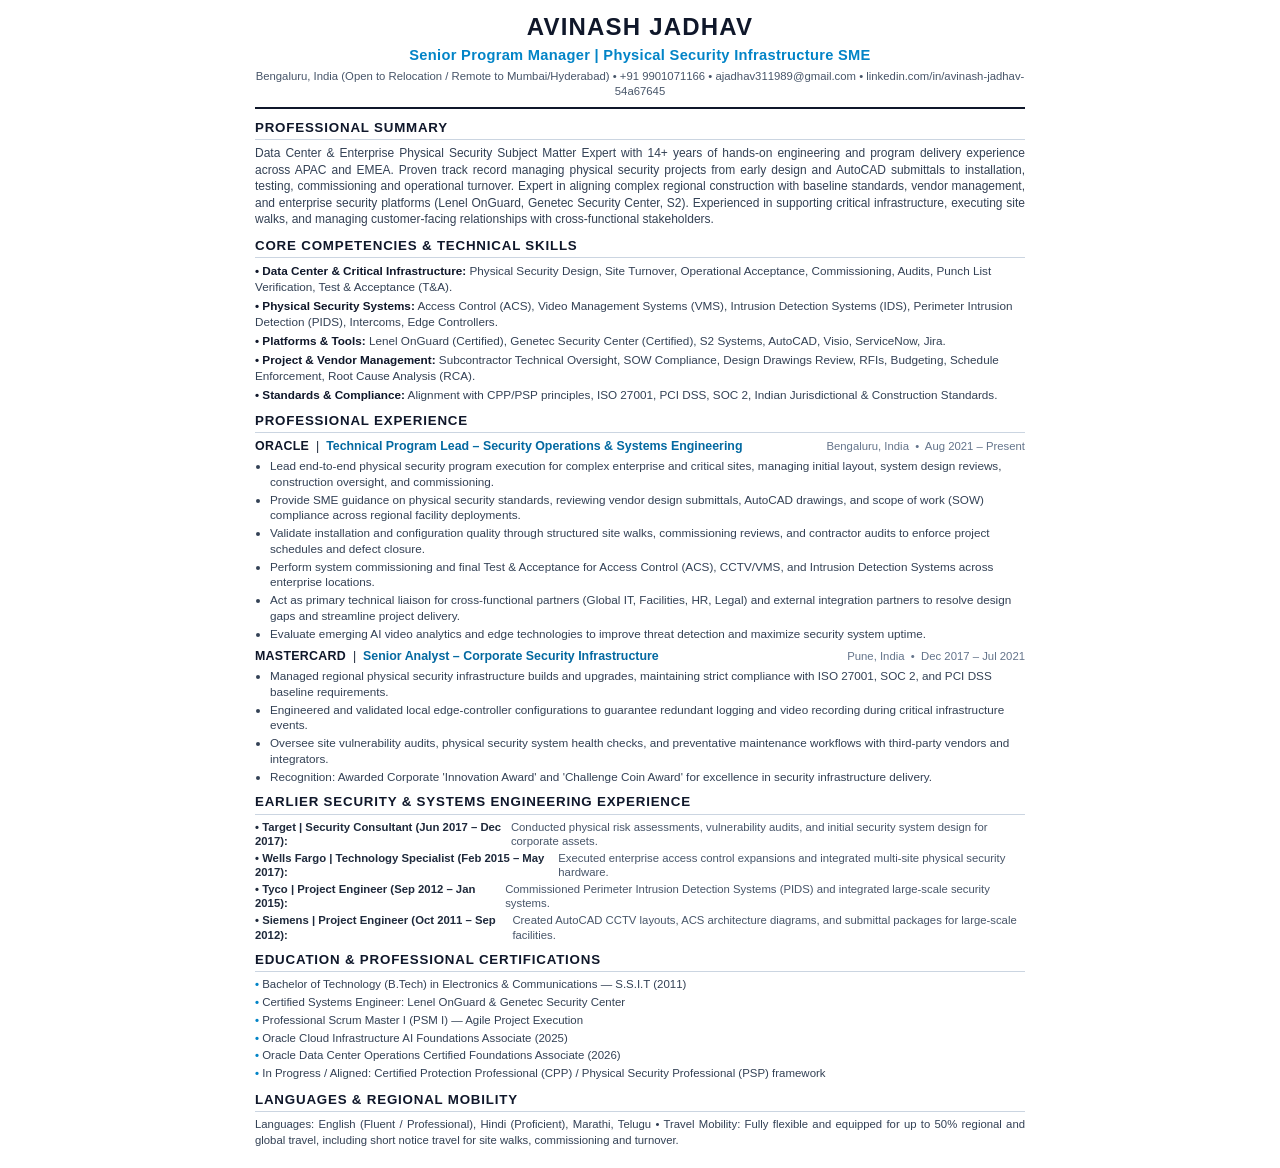
<file: assets/resumes/Avinash_Jadhav_Resume_Physical_Security_Program_Manager.html>
<!DOCTYPE html>
<html lang="en">
<head>
<meta charset="UTF-8">
<meta name="viewport" content="width=device-width, initial-scale=1.0">
<title>AVINASH JADHAV - Senior Program Manager | Physical Security Infrastructure SME</title>
<style>
  @page {
    size: A4;
    margin: 12mm 14mm 12mm 14mm;
  }
  * {
    box-sizing: border-box;
    margin: 0;
    padding: 0;
  }
  body {
    font-family: -apple-system, BlinkMacSystemFont, "Segoe UI", Roboto, "Helvetica Neue", Arial, sans-serif;
    color: #1e293b;
    background: #ffffff;
    font-size: 9.5pt;
    line-height: 1.38;
  }
  .resume-container {
    max-width: 800px;
    margin: 0 auto;
    padding: 10px 15px;
  }
  header {
    text-align: center;
    border-bottom: 2px solid #0f172a;
    padding-bottom: 8px;
    margin-bottom: 10px;
  }
  h1 {
    font-size: 18pt;
    letter-spacing: 1.2px;
    text-transform: uppercase;
    color: #0f172a;
    font-weight: 800;
    margin-bottom: 2px;
  }
  .subtitle {
    font-size: 11pt;
    font-weight: 700;
    color: #0284c7;
    margin-bottom: 4px;
    letter-spacing: 0.3px;
  }
  .contact-bar {
    font-size: 8.5pt;
    color: #475569;
    line-height: 1.3;
  }
  .contact-bar a {
    color: #0284c7;
    text-decoration: none;
  }
  section {
    margin-bottom: 9px;
  }
  .section-title {
    font-size: 10pt;
    font-weight: 800;
    text-transform: uppercase;
    letter-spacing: 0.8px;
    color: #0f172a;
    border-bottom: 1px solid #cbd5e1;
    padding-bottom: 2px;
    margin-bottom: 5px;
    display: flex;
    justify-content: space-between;
    align-items: baseline;
  }
  .summary-text {
    font-size: 9pt;
    color: #334155;
    text-align: justify;
  }
  .skill-grid {
    display: grid;
    grid-template-columns: 1fr;
    gap: 2.5px;
    font-size: 8.8pt;
  }
  .skill-item strong {
    color: #0f172a;
    display: inline;
  }
  .skill-item span {
    color: #334155;
  }
  .job-block {
    margin-bottom: 7px;
  }
  .job-header {
    display: flex;
    justify-content: space-between;
    align-items: baseline;
    font-size: 9.3pt;
  }
  .job-company {
    font-weight: 800;
    color: #0f172a;
    text-transform: uppercase;
    letter-spacing: 0.3px;
  }
  .job-role {
    font-weight: 700;
    color: #0369a1;
  }
  .job-meta {
    font-size: 8.5pt;
    color: #64748b;
    font-weight: 500;
    white-space: nowrap;
  }
  ul.bullets {
    margin-top: 3px;
    padding-left: 15px;
  }
  ul.bullets li {
    font-size: 8.8pt;
    color: #334155;
    margin-bottom: 2.5px;
    line-height: 1.32;
  }
  .earlier-row {
    display: flex;
    font-size: 8.5pt;
    margin-bottom: 3px;
    line-height: 1.25;
  }
  .earlier-head {
    min-width: 250px;
    font-weight: 700;
    color: #1e293b;
  }
  .earlier-desc {
    color: #475569;
  }
  .cert-list {
    list-style: none;
    padding: 0;
    font-size: 8.6pt;
    color: #334155;
  }
  .cert-list li {
    margin-bottom: 2px;
  }
  .cert-list li::before {
    content: "• ";
    color: #0284c7;
    font-weight: bold;
  }
  .footer-note {
    font-size: 8.2pt;
    color: #64748b;
    border-top: 1px dashed #cbd5e1;
    padding-top: 4px;
    margin-top: 5px;
  }
  @media print {
    body {
      background: none;
      -webkit-print-color-adjust: exact;
      print-color-adjust: exact;
    }
    .resume-container {
      padding: 0;
    }
  }
</style>
</head>
<body>
<div class="resume-container">
  <header>
    <h1>AVINASH JADHAV</h1>
    <div class="subtitle">Senior Program Manager | Physical Security Infrastructure SME</div>
    <div class="contact-bar">Bengaluru, India (Open to Relocation / Remote to Mumbai/Hyderabad) • +91 9901071166 • ajadhav311989@gmail.com • linkedin.com/in/avinash-jadhav-54a67645</div>
  </header>

  <section>
    <div class="section-title">Professional Summary</div>
    <div class="summary-text">Data Center & Enterprise Physical Security Subject Matter Expert with 14+ years of hands-on engineering and program delivery experience across APAC and EMEA. Proven track record managing physical security projects from early design and AutoCAD submittals to installation, testing, commissioning and operational turnover. Expert in aligning complex regional construction with baseline standards, vendor management, and enterprise security platforms (Lenel OnGuard, Genetec Security Center, S2). Experienced in supporting critical infrastructure, executing site walks, and managing customer-facing relationships with cross-functional stakeholders.</div>
  </section>

  <section>
    <div class="section-title">Core Competencies & Technical Skills</div>
    <div class="skill-grid">
      <div class="skill-item"><strong>• Data Center & Critical Infrastructure:</strong> <span>Physical Security Design, Site Turnover, Operational Acceptance, Commissioning, Audits, Punch List Verification, Test & Acceptance (T&A).</span></div>
<div class="skill-item"><strong>• Physical Security Systems:</strong> <span>Access Control (ACS), Video Management Systems (VMS), Intrusion Detection Systems (IDS), Perimeter Intrusion Detection (PIDS), Intercoms, Edge Controllers.</span></div>
<div class="skill-item"><strong>• Platforms & Tools:</strong> <span>Lenel OnGuard (Certified), Genetec Security Center (Certified), S2 Systems, AutoCAD, Visio, ServiceNow, Jira.</span></div>
<div class="skill-item"><strong>• Project & Vendor Management:</strong> <span>Subcontractor Technical Oversight, SOW Compliance, Design Drawings Review, RFIs, Budgeting, Schedule Enforcement, Root Cause Analysis (RCA).</span></div>
<div class="skill-item"><strong>• Standards & Compliance:</strong> <span>Alignment with CPP/PSP principles, ISO 27001, PCI DSS, SOC 2, Indian Jurisdictional & Construction Standards.</span></div>
    </div>
  </section>

  <section>
    <div class="section-title">Professional Experience</div>
    
            <div class="job-block">
              <div class="job-header">
                <div>
                  <span class="job-company">ORACLE</span> &nbsp;|&nbsp;
                  <span class="job-role">Technical Program Lead – Security Operations & Systems Engineering</span>
                </div>
                <div class="job-meta">Bengaluru, India &nbsp;•&nbsp; Aug 2021 – Present</div>
              </div>
              <ul class="bullets">
                <li>Lead end-to-end physical security program execution for complex enterprise and critical sites, managing initial layout, system design reviews, construction oversight, and commissioning.</li>
<li>Provide SME guidance on physical security standards, reviewing vendor design submittals, AutoCAD drawings, and scope of work (SOW) compliance across regional facility deployments.</li>
<li>Validate installation and configuration quality through structured site walks, commissioning reviews, and contractor audits to enforce project schedules and defect closure.</li>
<li>Perform system commissioning and final Test & Acceptance for Access Control (ACS), CCTV/VMS, and Intrusion Detection Systems across enterprise locations.</li>
<li>Act as primary technical liaison for cross-functional partners (Global IT, Facilities, HR, Legal) and external integration partners to resolve design gaps and streamline project delivery.</li>
<li>Evaluate emerging AI video analytics and edge technologies to improve threat detection and maximize security system uptime.</li>
              </ul>
            </div>
            

            <div class="job-block">
              <div class="job-header">
                <div>
                  <span class="job-company">MASTERCARD</span> &nbsp;|&nbsp;
                  <span class="job-role">Senior Analyst – Corporate Security Infrastructure</span>
                </div>
                <div class="job-meta">Pune, India &nbsp;•&nbsp; Dec 2017 – Jul 2021</div>
              </div>
              <ul class="bullets">
                <li>Managed regional physical security infrastructure builds and upgrades, maintaining strict compliance with ISO 27001, SOC 2, and PCI DSS baseline requirements.</li>
<li>Engineered and validated local edge-controller configurations to guarantee redundant logging and video recording during critical infrastructure events.</li>
<li>Oversee site vulnerability audits, physical security system health checks, and preventative maintenance workflows with third-party vendors and integrators.</li>
<li>Recognition: Awarded Corporate 'Innovation Award' and 'Challenge Coin Award' for excellence in security infrastructure delivery.</li>
              </ul>
            </div>
            
  </section>

  <section>
    <div class="section-title">Earlier Security & Systems Engineering Experience</div>
    
            <div class="earlier-row">
              <div class="earlier-head">• <strong>Target</strong> | Security Consultant (Jun 2017 – Dec 2017):</div>
              <div class="earlier-desc">Conducted physical risk assessments, vulnerability audits, and initial security system design for corporate assets.</div>
            </div>
            

            <div class="earlier-row">
              <div class="earlier-head">• <strong>Wells Fargo</strong> | Technology Specialist (Feb 2015 – May 2017):</div>
              <div class="earlier-desc">Executed enterprise access control expansions and integrated multi-site physical security hardware.</div>
            </div>
            

            <div class="earlier-row">
              <div class="earlier-head">• <strong>Tyco</strong> | Project Engineer (Sep 2012 – Jan 2015):</div>
              <div class="earlier-desc">Commissioned Perimeter Intrusion Detection Systems (PIDS) and integrated large-scale security systems.</div>
            </div>
            

            <div class="earlier-row">
              <div class="earlier-head">• <strong>Siemens</strong> | Project Engineer (Oct 2011 – Sep 2012):</div>
              <div class="earlier-desc">Created AutoCAD CCTV layouts, ACS architecture diagrams, and submittal packages for large-scale facilities.</div>
            </div>
            
  </section>

  <section>
    <div class="section-title">Education & Professional Certifications</div>
    <ul class="cert-list">
      <li>Bachelor of Technology (B.Tech) in Electronics & Communications — S.S.I.T (2011)</li>
<li>Certified Systems Engineer: Lenel OnGuard & Genetec Security Center</li>
<li>Professional Scrum Master I (PSM I) — Agile Project Execution</li>
<li>Oracle Cloud Infrastructure AI Foundations Associate (2025)</li>
<li>Oracle Data Center Operations Certified Foundations Associate (2026)</li>
<li>In Progress / Aligned: Certified Protection Professional (CPP) / Physical Security Professional (PSP) framework</li>
    </ul>
  </section>

  <section>
    <div class="section-title">Languages & Regional Mobility</div>
    <div class="summary-text" style="font-size: 8.5pt;">Languages: English (Fluent / Professional), Hindi (Proficient), Marathi, Telugu • Travel Mobility: Fully flexible and equipped for up to 50% regional and global travel, including short notice travel for site walks, commissioning and turnover.</div>
  </section>
</div>
</body>
</html>
</file>
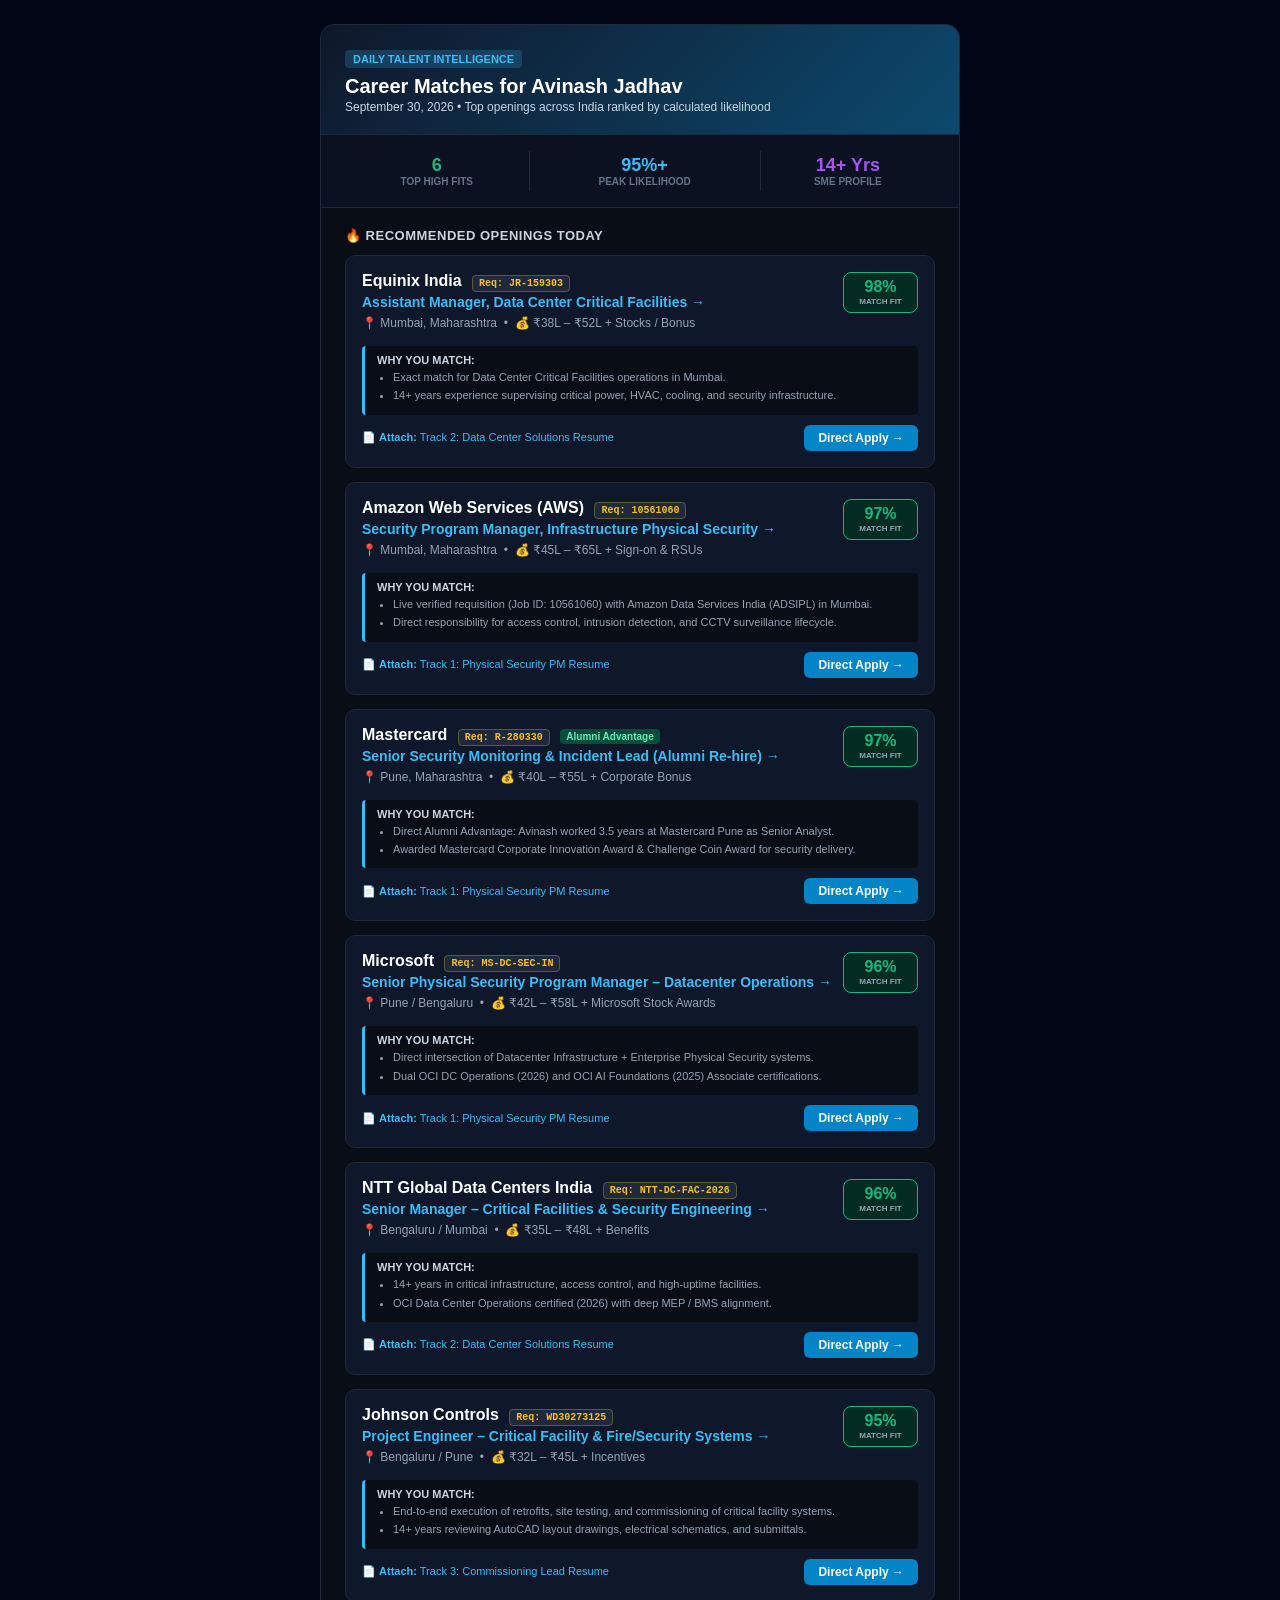
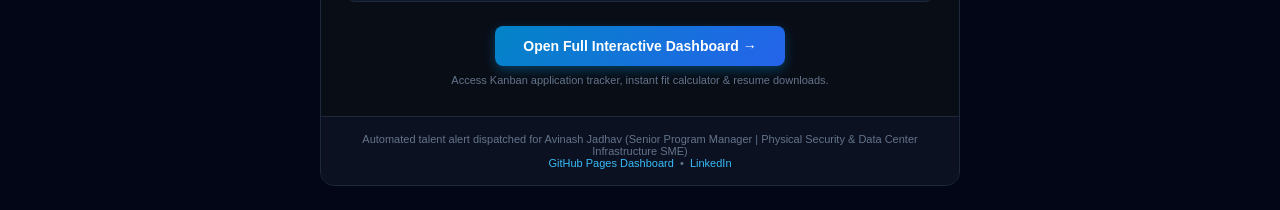
<file: docs/data/latest_email_alert.html>
<!DOCTYPE html>
<html>
<head>
  <meta charset="utf-8">
  <title>Daily Career Alert: Top High-Match Jobs for Avinash Jadhav</title>
</head>
<body style="margin: 0; padding: 0; background-color: #020617; font-family: -apple-system, BlinkMacSystemFont, 'Segoe UI', Roboto, Helvetica, Arial, sans-serif;">
  <table width="100%" cellpadding="0" cellspacing="0" border="0" style="background-color: #020617; padding: 24px 12px;">
    <tr>
      <td align="center">
        <table width="100%" max-width="640" cellpadding="0" cellspacing="0" border="0" style="max-width: 640px; background-color: #090d16; border: 1px solid #1e293b; border-radius: 14px; overflow: hidden;">
          
          <!-- Header Banner -->
          <tr>
            <td style="padding: 24px 24px 20px 24px; background: linear-gradient(135deg, #0f172a 0%, #0c4a6e 100%); border-bottom: 1px solid #1e293b;">
              <table width="100%" cellpadding="0" cellspacing="0" border="0">
                <tr>
                  <td>
                    <span style="background-color: rgba(56, 189, 248, 0.2); color: #38bdf8; font-size: 11px; font-weight: 800; padding: 3px 8px; border-radius: 4px; text-transform: uppercase;">
                      Daily Talent Intelligence
                    </span>
                    <h1 style="margin: 8px 0 2px 0; color: #ffffff; font-size: 20px; font-weight: 800; tracking: tight;">
                      Career Matches for Avinash Jadhav
                    </h1>
                    <p style="margin: 0; color: #cbd5e1; font-size: 12px;">
                      September 30, 2026 • Top openings across India ranked by calculated likelihood
                    </p>
                  </td>
                </tr>
              </table>
            </td>
          </tr>

          <!-- Summary Metric Pills -->
          <tr>
            <td style="padding: 16px 24px; background-color: #0b1120; border-bottom: 1px solid #1e293b;">
              <table width="100%" cellpadding="0" cellspacing="0" border="0">
                <tr>
                  <td align="center" style="padding: 4px;">
                    <div style="color: #10b981; font-size: 18px; font-weight: 900;">6</div>
                    <div style="color: #64748b; font-size: 10px; text-transform: uppercase; font-weight: bold;">Top High Fits</div>
                  </td>
                  <td align="center" style="padding: 4px; border-left: 1px solid #1e293b;">
                    <div style="color: #38bdf8; font-size: 18px; font-weight: 900;">95%+</div>
                    <div style="color: #64748b; font-size: 10px; text-transform: uppercase; font-weight: bold;">Peak Likelihood</div>
                  </td>
                  <td align="center" style="padding: 4px; border-left: 1px solid #1e293b;">
                    <div style="color: #a855f7; font-size: 18px; font-weight: 900;">14+ Yrs</div>
                    <div style="color: #64748b; font-size: 10px; text-transform: uppercase; font-weight: bold;">SME Profile</div>
                  </td>
                </tr>
              </table>
            </td>
          </tr>

          <!-- Jobs List -->
          <tr>
            <td style="padding: 20px 24px;">
              <div style="color: #cbd5e1; font-size: 13px; font-weight: bold; margin-bottom: 12px; text-transform: uppercase; letter-spacing: 0.5px;">
                🔥 Recommended Openings Today
              </div>
              
              
        <div style="background-color: #0f172a; border: 1px solid #1e293b; border-radius: 10px; padding: 16px; margin-bottom: 14px;">
          <table width="100%" cellpadding="0" cellspacing="0" border="0">
            <tr>
              <td align="left" style="vertical-align: top;">
                <h3 style="margin: 0 0 4px 0; color: #ffffff; font-size: 16px; font-weight: bold;">
                  Equinix India <span style="background-color: #1e293b; color: #fbbf24; font-size: 10px; font-family: monospace; font-weight: bold; padding: 2px 6px; border-radius: 4px; margin-left: 6px; border: 1px solid rgba(251, 191, 36, 0.3);">Req: JR-159303</span> 
                </h3>
                <div style="color: #38bdf8; font-size: 14px; font-weight: 600; margin-bottom: 6px;">
                  <a href="https://careers.equinix.com/jobs/assisatant-manager-data-center-critical-facilities-mumbai-india" target="_blank" style="color: #38bdf8; text-decoration: none;">Assistant Manager, Data Center Critical Facilities &rarr;</a>
                </div>
                <div style="color: #94a3b8; font-size: 12px; margin-bottom: 8px;">
                  📍 Mumbai, Maharashtra &nbsp;•&nbsp; 💰 ₹38L – ₹52L + Stocks / Bonus
                </div>
              </td>
              <td align="right" style="vertical-align: top; width: 75px;">
                <div style="background-color: #022c22; border: 1px solid #10b981; border-radius: 8px; padding: 6px; text-align: center;">
                  <div style="color: #10b981; font-size: 16px; font-weight: 900; line-height: 1;">98%</div>
                  <div style="color: #94a3b8; font-size: 8px; text-transform: uppercase; font-weight: bold; margin-top: 2px;">Match Fit</div>
                </div>
              </td>
            </tr>
          </table>

          <div style="background-color: #090d16; border-left: 3px solid #38bdf8; padding: 8px 12px; margin: 8px 0; border-radius: 4px;">
            <div style="color: #cbd5e1; font-size: 11px; font-weight: bold; margin-bottom: 4px; text-transform: uppercase;">Why You Match:</div>
            <ul style="margin: 0; padding-left: 16px; color: #94a3b8; font-size: 11px; line-height: 1.4;">
              <li style='margin-bottom: 3px;'>Exact match for Data Center Critical Facilities operations in Mumbai.</li><li style='margin-bottom: 3px;'>14+ years experience supervising critical power, HVAC, cooling, and security infrastructure.</li>
            </ul>
          </div>

          <table width="100%" cellpadding="0" cellspacing="0" border="0" style="margin-top: 10px;">
            <tr>
              <td align="left" style="color: #38bdf8; font-size: 11px;">
                📄 <strong>Attach:</strong> Track 2: Data Center Solutions Resume
              </td>
              <td align="right">
                <a href="https://careers.equinix.com/jobs/assisatant-manager-data-center-critical-facilities-mumbai-india" target="_blank" style="background-color: #0284c7; color: #ffffff; text-decoration: none; padding: 6px 14px; border-radius: 6px; font-size: 12px; font-weight: bold; display: inline-block;">
                  Direct Apply &rarr;
                </a>
              </td>
            </tr>
          </table>
        </div>
        
        <div style="background-color: #0f172a; border: 1px solid #1e293b; border-radius: 10px; padding: 16px; margin-bottom: 14px;">
          <table width="100%" cellpadding="0" cellspacing="0" border="0">
            <tr>
              <td align="left" style="vertical-align: top;">
                <h3 style="margin: 0 0 4px 0; color: #ffffff; font-size: 16px; font-weight: bold;">
                  Amazon Web Services (AWS) <span style="background-color: #1e293b; color: #fbbf24; font-size: 10px; font-family: monospace; font-weight: bold; padding: 2px 6px; border-radius: 4px; margin-left: 6px; border: 1px solid rgba(251, 191, 36, 0.3);">Req: 10561060</span> 
                </h3>
                <div style="color: #38bdf8; font-size: 14px; font-weight: 600; margin-bottom: 6px;">
                  <a href="https://www.amazon.jobs/en/jobs/10561060/security-program-manager-infrastructure-physical-security" target="_blank" style="color: #38bdf8; text-decoration: none;">Security Program Manager, Infrastructure Physical Security &rarr;</a>
                </div>
                <div style="color: #94a3b8; font-size: 12px; margin-bottom: 8px;">
                  📍 Mumbai, Maharashtra &nbsp;•&nbsp; 💰 ₹45L – ₹65L + Sign-on & RSUs
                </div>
              </td>
              <td align="right" style="vertical-align: top; width: 75px;">
                <div style="background-color: #022c22; border: 1px solid #10b981; border-radius: 8px; padding: 6px; text-align: center;">
                  <div style="color: #10b981; font-size: 16px; font-weight: 900; line-height: 1;">97%</div>
                  <div style="color: #94a3b8; font-size: 8px; text-transform: uppercase; font-weight: bold; margin-top: 2px;">Match Fit</div>
                </div>
              </td>
            </tr>
          </table>

          <div style="background-color: #090d16; border-left: 3px solid #38bdf8; padding: 8px 12px; margin: 8px 0; border-radius: 4px;">
            <div style="color: #cbd5e1; font-size: 11px; font-weight: bold; margin-bottom: 4px; text-transform: uppercase;">Why You Match:</div>
            <ul style="margin: 0; padding-left: 16px; color: #94a3b8; font-size: 11px; line-height: 1.4;">
              <li style='margin-bottom: 3px;'>Live verified requisition (Job ID: 10561060) with Amazon Data Services India (ADSIPL) in Mumbai.</li><li style='margin-bottom: 3px;'>Direct responsibility for access control, intrusion detection, and CCTV surveillance lifecycle.</li>
            </ul>
          </div>

          <table width="100%" cellpadding="0" cellspacing="0" border="0" style="margin-top: 10px;">
            <tr>
              <td align="left" style="color: #38bdf8; font-size: 11px;">
                📄 <strong>Attach:</strong> Track 1: Physical Security PM Resume
              </td>
              <td align="right">
                <a href="https://www.amazon.jobs/en/jobs/10561060/security-program-manager-infrastructure-physical-security" target="_blank" style="background-color: #0284c7; color: #ffffff; text-decoration: none; padding: 6px 14px; border-radius: 6px; font-size: 12px; font-weight: bold; display: inline-block;">
                  Direct Apply &rarr;
                </a>
              </td>
            </tr>
          </table>
        </div>
        
        <div style="background-color: #0f172a; border: 1px solid #1e293b; border-radius: 10px; padding: 16px; margin-bottom: 14px;">
          <table width="100%" cellpadding="0" cellspacing="0" border="0">
            <tr>
              <td align="left" style="vertical-align: top;">
                <h3 style="margin: 0 0 4px 0; color: #ffffff; font-size: 16px; font-weight: bold;">
                  Mastercard <span style="background-color: #1e293b; color: #fbbf24; font-size: 10px; font-family: monospace; font-weight: bold; padding: 2px 6px; border-radius: 4px; margin-left: 6px; border: 1px solid rgba(251, 191, 36, 0.3);">Req: R-280330</span> <span style="background-color: #064e3b; color: #6ee7b7; font-size: 10px; font-weight: bold; padding: 2px 6px; border-radius: 4px; margin-left: 6px;">Alumni Advantage</span>
                </h3>
                <div style="color: #38bdf8; font-size: 14px; font-weight: 600; margin-bottom: 6px;">
                  <a href="https://mastercard.wd1.myworkdayjobs.com/CorporateCareers/job/Pune-India/Senior-Security-Monitoring-and-Response-Analyst--Incident-Responder-_R-280330" target="_blank" style="color: #38bdf8; text-decoration: none;">Senior Security Monitoring & Incident Lead (Alumni Re-hire) &rarr;</a>
                </div>
                <div style="color: #94a3b8; font-size: 12px; margin-bottom: 8px;">
                  📍 Pune, Maharashtra &nbsp;•&nbsp; 💰 ₹40L – ₹55L + Corporate Bonus
                </div>
              </td>
              <td align="right" style="vertical-align: top; width: 75px;">
                <div style="background-color: #022c22; border: 1px solid #10b981; border-radius: 8px; padding: 6px; text-align: center;">
                  <div style="color: #10b981; font-size: 16px; font-weight: 900; line-height: 1;">97%</div>
                  <div style="color: #94a3b8; font-size: 8px; text-transform: uppercase; font-weight: bold; margin-top: 2px;">Match Fit</div>
                </div>
              </td>
            </tr>
          </table>

          <div style="background-color: #090d16; border-left: 3px solid #38bdf8; padding: 8px 12px; margin: 8px 0; border-radius: 4px;">
            <div style="color: #cbd5e1; font-size: 11px; font-weight: bold; margin-bottom: 4px; text-transform: uppercase;">Why You Match:</div>
            <ul style="margin: 0; padding-left: 16px; color: #94a3b8; font-size: 11px; line-height: 1.4;">
              <li style='margin-bottom: 3px;'>Direct Alumni Advantage: Avinash worked 3.5 years at Mastercard Pune as Senior Analyst.</li><li style='margin-bottom: 3px;'>Awarded Mastercard Corporate Innovation Award & Challenge Coin Award for security delivery.</li>
            </ul>
          </div>

          <table width="100%" cellpadding="0" cellspacing="0" border="0" style="margin-top: 10px;">
            <tr>
              <td align="left" style="color: #38bdf8; font-size: 11px;">
                📄 <strong>Attach:</strong> Track 1: Physical Security PM Resume
              </td>
              <td align="right">
                <a href="https://mastercard.wd1.myworkdayjobs.com/CorporateCareers/job/Pune-India/Senior-Security-Monitoring-and-Response-Analyst--Incident-Responder-_R-280330" target="_blank" style="background-color: #0284c7; color: #ffffff; text-decoration: none; padding: 6px 14px; border-radius: 6px; font-size: 12px; font-weight: bold; display: inline-block;">
                  Direct Apply &rarr;
                </a>
              </td>
            </tr>
          </table>
        </div>
        
        <div style="background-color: #0f172a; border: 1px solid #1e293b; border-radius: 10px; padding: 16px; margin-bottom: 14px;">
          <table width="100%" cellpadding="0" cellspacing="0" border="0">
            <tr>
              <td align="left" style="vertical-align: top;">
                <h3 style="margin: 0 0 4px 0; color: #ffffff; font-size: 16px; font-weight: bold;">
                  Microsoft <span style="background-color: #1e293b; color: #fbbf24; font-size: 10px; font-family: monospace; font-weight: bold; padding: 2px 6px; border-radius: 4px; margin-left: 6px; border: 1px solid rgba(251, 191, 36, 0.3);">Req: MS-DC-SEC-IN</span> 
                </h3>
                <div style="color: #38bdf8; font-size: 14px; font-weight: 600; margin-bottom: 6px;">
                  <a href="https://careers.microsoft.com/us/en/search-results?q=Physical%20Security&location=India" target="_blank" style="color: #38bdf8; text-decoration: none;">Senior Physical Security Program Manager – Datacenter Operations &rarr;</a>
                </div>
                <div style="color: #94a3b8; font-size: 12px; margin-bottom: 8px;">
                  📍 Pune / Bengaluru &nbsp;•&nbsp; 💰 ₹42L – ₹58L + Microsoft Stock Awards
                </div>
              </td>
              <td align="right" style="vertical-align: top; width: 75px;">
                <div style="background-color: #022c22; border: 1px solid #10b981; border-radius: 8px; padding: 6px; text-align: center;">
                  <div style="color: #10b981; font-size: 16px; font-weight: 900; line-height: 1;">96%</div>
                  <div style="color: #94a3b8; font-size: 8px; text-transform: uppercase; font-weight: bold; margin-top: 2px;">Match Fit</div>
                </div>
              </td>
            </tr>
          </table>

          <div style="background-color: #090d16; border-left: 3px solid #38bdf8; padding: 8px 12px; margin: 8px 0; border-radius: 4px;">
            <div style="color: #cbd5e1; font-size: 11px; font-weight: bold; margin-bottom: 4px; text-transform: uppercase;">Why You Match:</div>
            <ul style="margin: 0; padding-left: 16px; color: #94a3b8; font-size: 11px; line-height: 1.4;">
              <li style='margin-bottom: 3px;'>Direct intersection of Datacenter Infrastructure + Enterprise Physical Security systems.</li><li style='margin-bottom: 3px;'>Dual OCI DC Operations (2026) and OCI AI Foundations (2025) Associate certifications.</li>
            </ul>
          </div>

          <table width="100%" cellpadding="0" cellspacing="0" border="0" style="margin-top: 10px;">
            <tr>
              <td align="left" style="color: #38bdf8; font-size: 11px;">
                📄 <strong>Attach:</strong> Track 1: Physical Security PM Resume
              </td>
              <td align="right">
                <a href="https://careers.microsoft.com/us/en/search-results?q=Physical%20Security&location=India" target="_blank" style="background-color: #0284c7; color: #ffffff; text-decoration: none; padding: 6px 14px; border-radius: 6px; font-size: 12px; font-weight: bold; display: inline-block;">
                  Direct Apply &rarr;
                </a>
              </td>
            </tr>
          </table>
        </div>
        
        <div style="background-color: #0f172a; border: 1px solid #1e293b; border-radius: 10px; padding: 16px; margin-bottom: 14px;">
          <table width="100%" cellpadding="0" cellspacing="0" border="0">
            <tr>
              <td align="left" style="vertical-align: top;">
                <h3 style="margin: 0 0 4px 0; color: #ffffff; font-size: 16px; font-weight: bold;">
                  NTT Global Data Centers India <span style="background-color: #1e293b; color: #fbbf24; font-size: 10px; font-family: monospace; font-weight: bold; padding: 2px 6px; border-radius: 4px; margin-left: 6px; border: 1px solid rgba(251, 191, 36, 0.3);">Req: NTT-DC-FAC-2026</span> 
                </h3>
                <div style="color: #38bdf8; font-size: 14px; font-weight: 600; margin-bottom: 6px;">
                  <a href="https://datacenter.hello.global.ntt/en-us/about-us/careers" target="_blank" style="color: #38bdf8; text-decoration: none;">Senior Manager – Critical Facilities & Security Engineering &rarr;</a>
                </div>
                <div style="color: #94a3b8; font-size: 12px; margin-bottom: 8px;">
                  📍 Bengaluru / Mumbai &nbsp;•&nbsp; 💰 ₹35L – ₹48L + Benefits
                </div>
              </td>
              <td align="right" style="vertical-align: top; width: 75px;">
                <div style="background-color: #022c22; border: 1px solid #10b981; border-radius: 8px; padding: 6px; text-align: center;">
                  <div style="color: #10b981; font-size: 16px; font-weight: 900; line-height: 1;">96%</div>
                  <div style="color: #94a3b8; font-size: 8px; text-transform: uppercase; font-weight: bold; margin-top: 2px;">Match Fit</div>
                </div>
              </td>
            </tr>
          </table>

          <div style="background-color: #090d16; border-left: 3px solid #38bdf8; padding: 8px 12px; margin: 8px 0; border-radius: 4px;">
            <div style="color: #cbd5e1; font-size: 11px; font-weight: bold; margin-bottom: 4px; text-transform: uppercase;">Why You Match:</div>
            <ul style="margin: 0; padding-left: 16px; color: #94a3b8; font-size: 11px; line-height: 1.4;">
              <li style='margin-bottom: 3px;'>14+ years in critical infrastructure, access control, and high-uptime facilities.</li><li style='margin-bottom: 3px;'>OCI Data Center Operations certified (2026) with deep MEP / BMS alignment.</li>
            </ul>
          </div>

          <table width="100%" cellpadding="0" cellspacing="0" border="0" style="margin-top: 10px;">
            <tr>
              <td align="left" style="color: #38bdf8; font-size: 11px;">
                📄 <strong>Attach:</strong> Track 2: Data Center Solutions Resume
              </td>
              <td align="right">
                <a href="https://datacenter.hello.global.ntt/en-us/about-us/careers" target="_blank" style="background-color: #0284c7; color: #ffffff; text-decoration: none; padding: 6px 14px; border-radius: 6px; font-size: 12px; font-weight: bold; display: inline-block;">
                  Direct Apply &rarr;
                </a>
              </td>
            </tr>
          </table>
        </div>
        
        <div style="background-color: #0f172a; border: 1px solid #1e293b; border-radius: 10px; padding: 16px; margin-bottom: 14px;">
          <table width="100%" cellpadding="0" cellspacing="0" border="0">
            <tr>
              <td align="left" style="vertical-align: top;">
                <h3 style="margin: 0 0 4px 0; color: #ffffff; font-size: 16px; font-weight: bold;">
                  Johnson Controls <span style="background-color: #1e293b; color: #fbbf24; font-size: 10px; font-family: monospace; font-weight: bold; padding: 2px 6px; border-radius: 4px; margin-left: 6px; border: 1px solid rgba(251, 191, 36, 0.3);">Req: WD30273125</span> 
                </h3>
                <div style="color: #38bdf8; font-size: 14px; font-weight: 600; margin-bottom: 6px;">
                  <a href="https://jobs.johnsoncontrols.com/search-jobs/India/Security?glat=20.593684&glon=78.96288" target="_blank" style="color: #38bdf8; text-decoration: none;">Project Engineer – Critical Facility & Fire/Security Systems &rarr;</a>
                </div>
                <div style="color: #94a3b8; font-size: 12px; margin-bottom: 8px;">
                  📍 Bengaluru / Pune &nbsp;•&nbsp; 💰 ₹32L – ₹45L + Incentives
                </div>
              </td>
              <td align="right" style="vertical-align: top; width: 75px;">
                <div style="background-color: #022c22; border: 1px solid #10b981; border-radius: 8px; padding: 6px; text-align: center;">
                  <div style="color: #10b981; font-size: 16px; font-weight: 900; line-height: 1;">95%</div>
                  <div style="color: #94a3b8; font-size: 8px; text-transform: uppercase; font-weight: bold; margin-top: 2px;">Match Fit</div>
                </div>
              </td>
            </tr>
          </table>

          <div style="background-color: #090d16; border-left: 3px solid #38bdf8; padding: 8px 12px; margin: 8px 0; border-radius: 4px;">
            <div style="color: #cbd5e1; font-size: 11px; font-weight: bold; margin-bottom: 4px; text-transform: uppercase;">Why You Match:</div>
            <ul style="margin: 0; padding-left: 16px; color: #94a3b8; font-size: 11px; line-height: 1.4;">
              <li style='margin-bottom: 3px;'>End-to-end execution of retrofits, site testing, and commissioning of critical facility systems.</li><li style='margin-bottom: 3px;'>14+ years reviewing AutoCAD layout drawings, electrical schematics, and submittals.</li>
            </ul>
          </div>

          <table width="100%" cellpadding="0" cellspacing="0" border="0" style="margin-top: 10px;">
            <tr>
              <td align="left" style="color: #38bdf8; font-size: 11px;">
                📄 <strong>Attach:</strong> Track 3: Commissioning Lead Resume
              </td>
              <td align="right">
                <a href="https://jobs.johnsoncontrols.com/search-jobs/India/Security?glat=20.593684&glon=78.96288" target="_blank" style="background-color: #0284c7; color: #ffffff; text-decoration: none; padding: 6px 14px; border-radius: 6px; font-size: 12px; font-weight: bold; display: inline-block;">
                  Direct Apply &rarr;
                </a>
              </td>
            </tr>
          </table>
        </div>
        

              <!-- CTA Button to Web Dashboard -->
              <div style="text-align: center; margin: 24px 0 10px 0;">
                <a href="https://wagh-nikhil.github.io/avinash-career-portal/" target="_blank" style="background: linear-gradient(135deg, #0284c7 0%, #2563eb 100%); color: #ffffff; text-decoration: none; padding: 12px 28px; border-radius: 8px; font-size: 14px; font-weight: bold; display: inline-block; box-shadow: 0 4px 12px rgba(2, 132, 199, 0.4);">
                  Open Full Interactive Dashboard &rarr;
                </a>
                <div style="color: #64748b; font-size: 11px; margin-top: 8px;">
                  Access Kanban application tracker, instant fit calculator & resume downloads.
                </div>
              </div>

            </td>
          </tr>

          <!-- Footer -->
          <tr>
            <td style="padding: 16px 24px; background-color: #0b1120; border-top: 1px solid #1e293b; text-align: center; color: #64748b; font-size: 11px;">
              Automated talent alert dispatched for Avinash Jadhav (Senior Program Manager | Physical Security & Data Center Infrastructure SME)<br>
              <a href="https://wagh-nikhil.github.io/avinash-career-portal/" style="color: #38bdf8; text-decoration: none;">GitHub Pages Dashboard</a> &nbsp;•&nbsp; 
              <a href="https://www.linkedin.com/in/avinash-jadhav-54a67645" style="color: #38bdf8; text-decoration: none;">LinkedIn</a>
            </td>
          </tr>

        </table>
      </td>
    </tr>
  </table>
</body>
</html>
</file>
